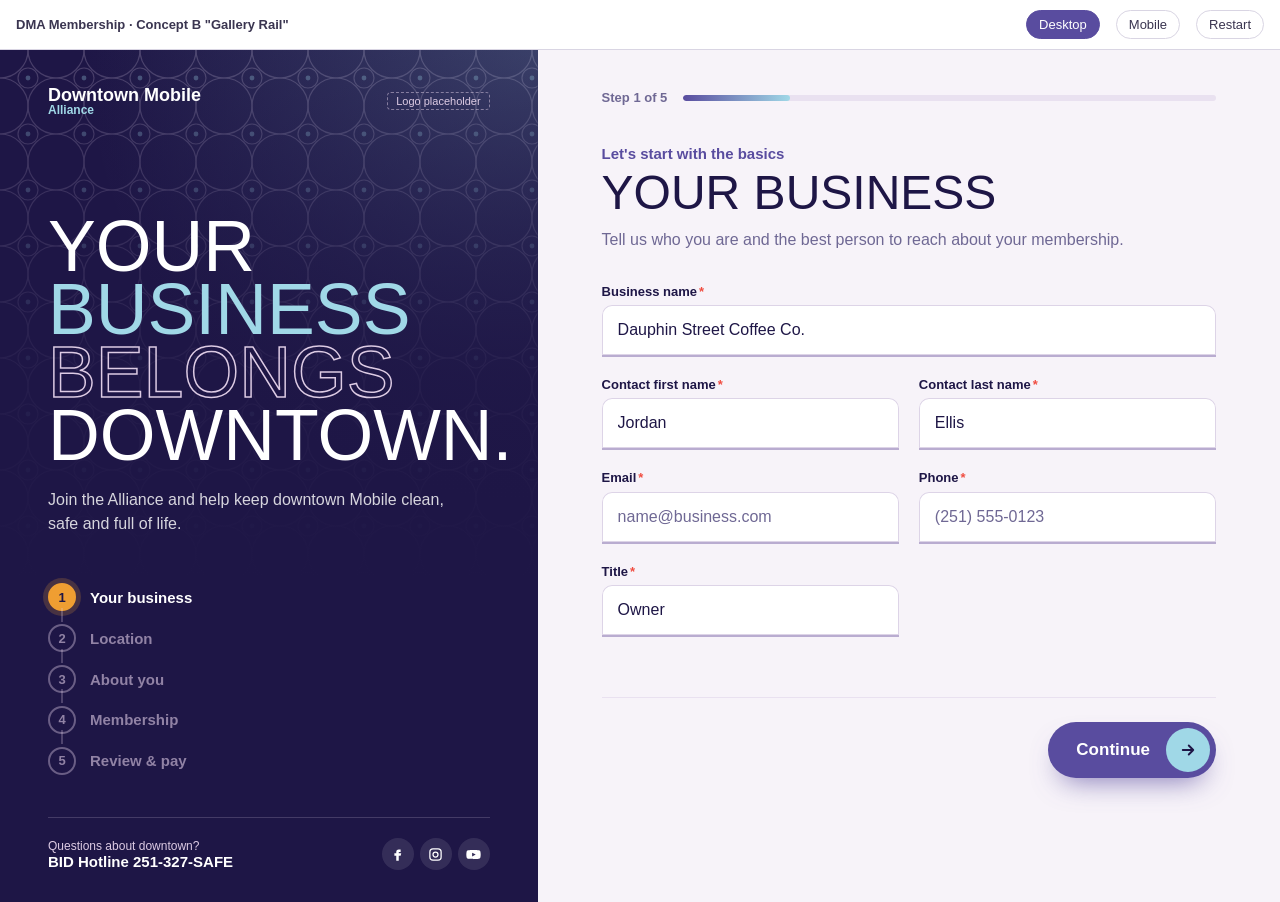
<file: index.html>
<!DOCTYPE html>
<html lang="en">
<head>
<meta charset="utf-8">
<meta name="viewport" content="width=device-width, initial-scale=1, viewport-fit=cover">
<title>DMA Membership — Concept B "Gallery Rail"</title>
<style>
:root {
    box-sizing: border-box;
    padding-top: env(safe-area-inset-top, 0px);
    padding-bottom: env(safe-area-inset-bottom, 0px);

    --deep: #1e1646;
    --purple: #594c9f;
    --lblue: #a0d8e7;
    --lav: #ddcbe4;
    --teal: #275e71;
    --red: #f04c40;
    --gold: #ef9e32;

    --canvas: #f7f3f9;
    --field: #ffffff;
    --line: #ddd4e7;
    --line-strong: #b9acd0;
    --muted: #6f6894;
    --red-text: #c2372d;
    --deep-2: #2a1f5c;

    --f-display: "Grako", "Oswald", "Arial Narrow", "Helvetica Neue", Arial, sans-serif;
    --f-logo: "Visby CF", "Helvetica Neue", Arial, sans-serif;
    --f-body: "DIN 2014", "DIN Next", "Helvetica Neue", Helvetica, Arial, sans-serif;

    --r: 10px;
    --ring: 0 0 0 4px rgba(89, 76, 159, .2);
    --ease: cubic-bezier(.2, .7, .2, 1);

    --bar-bg: #ffffff; --bar-text: #3a3550; --bar-border: #d9d5e3;
}
@media (prefers-color-scheme: dark) {
    :root:not([data-theme="light"]) { --bar-bg: #221e3a; --bar-text: #e3def5; --bar-border: #3a3458; }
}
:root[data-theme="dark"] { --bar-bg: #221e3a; --bar-text: #e3def5; --bar-border: #3a3458; }

*, *::before, *::after { box-sizing: border-box; }
html { scroll-padding-top: env(safe-area-inset-top, 0px); }
body { margin: 0; background: var(--canvas); color: var(--deep); font-family: var(--f-body); -webkit-font-smoothing: antialiased; }
button { font: inherit; }

/* ---------- Review toolbar (preview only) ---------- */
.review-bar {
    position: sticky; top: env(safe-area-inset-top, 0px); z-index: 60;
    display: flex; flex-wrap: wrap; align-items: center; gap: .5rem 1rem;
    padding: .625rem 1rem; background: var(--bar-bg); color: var(--bar-text);
    border-bottom: 1px solid var(--bar-border); font-size: .8125rem;
}
.review-bar strong { margin-right: auto; }
.review-btn { padding: .375rem .75rem; border: 1px solid var(--bar-border); border-radius: 999px; background: transparent; color: inherit; cursor: pointer; }
.review-btn[aria-pressed="true"] { background: var(--purple); border-color: var(--purple); color: #fff; }
.review-btn:focus-visible { outline: 2px solid var(--lblue); outline-offset: 2px; }

.stage.is-mobile { padding: 2rem 1rem 4rem; }
.frame { container-type: inline-size; margin: 0 auto; }
.stage.is-mobile .frame { max-width: 390px; border-radius: 28px; overflow: hidden; outline: 1px solid var(--bar-border); box-shadow: 0 20px 50px rgba(0,0,0,.25); }

/* ======================= CONCEPT B ======================= */
.app { display: grid; grid-template-columns: minmax(360px, 42%) 1fr; min-height: calc(100vh - 48px); background: var(--canvas); }

/* ---- Brand rail (the one bold thing) ---- */
.rail {
    position: sticky; top: 48px; align-self: start;
    height: calc(100vh - 48px); min-height: 640px;
    display: flex; flex-direction: column;
    padding: 2.25rem 3rem 2rem;
    overflow: hidden;
    background: var(--deep);
    color: #fff;
    isolation: isolate;
}
.rail-lattice { position: absolute; inset: 0; z-index: -1; width: 100%; height: 100%; opacity: .55; }
.rail::after {
    content: ""; position: absolute; inset: 0; z-index: -1;
    background:
        linear-gradient(180deg, rgba(30,22,70,.15) 0%, rgba(30,22,70,.85) 38%, var(--deep) 62%),
        radial-gradient(circle at 100% 0, rgba(160,216,231,.25), rgba(160,216,231,0) 45%);
}
.rail-top { display: flex; align-items: center; justify-content: space-between; gap: 1rem; }
.wordmark { font-family: var(--f-logo); font-weight: 800; font-size: 1.125rem; line-height: 1.02; letter-spacing: 0; color: #fff; text-decoration: none; }
.wordmark small { display: block; font-size: .75rem; color: var(--lblue); }
.ph { padding: .125rem .5rem; border: 1px dashed rgba(221,203,228,.5); border-radius: 4px; font-size: .6875rem; color: var(--lav); }

.headline { margin: auto 0 0; padding-top: 3rem; font-family: var(--f-display); font-weight: 400; text-transform: uppercase; line-height: .88; font-size: clamp(3rem, 5.6vw, 5.25rem); }
.headline span { display: block; }
.headline .l2 { color: var(--lblue); }
.headline .l3 { -webkit-text-stroke: 1.5px var(--lav); color: transparent; }
.rail-lede { max-width: 26rem; margin: 1.25rem 0 0; font-size: 1rem; line-height: 1.55; color: rgba(255,255,255,.82); }

/* step rail */
.steps { margin: 2.5rem 0 0; padding: 0; list-style: none; counter-reset: s; }
.steps li { position: relative; display: flex; align-items: center; gap: .875rem; padding: .4rem 0; font-weight: 700; font-size: .9375rem; color: rgba(221,203,228,.6); transition: color .25s var(--ease); }
.steps li + li::before { content: ""; position: absolute; left: 13px; top: -10px; width: 2px; height: 14px; background: rgba(221,203,228,.25); }
.steps li.is-done + li::before, .steps li.is-done::before { background: var(--lblue); }
.dot { flex: none; display: inline-flex; align-items: center; justify-content: center; width: 28px; height: 28px; border: 2px solid rgba(221,203,228,.4); border-radius: 50%; font-family: var(--f-logo); font-weight: 800; font-size: .8125rem; transition: all .25s var(--ease); }
.steps li.is-current { color: #fff; }
.steps li.is-current .dot { border-color: var(--gold); background: var(--gold); color: var(--deep); box-shadow: 0 0 0 5px rgba(239,158,50,.2); }
.steps li.is-done { color: var(--lav); }
.steps li.is-done .dot { border-color: var(--lblue); background: var(--lblue); color: var(--deep); }
.steps button { all: unset; cursor: pointer; }
.steps button:focus-visible { outline: 2px solid var(--lblue); outline-offset: 4px; border-radius: 4px; }

.rail-foot { display: flex; align-items: center; justify-content: space-between; gap: 1rem; margin-top: 2.25rem; padding-top: 1.25rem; border-top: 1px solid rgba(221,203,228,.2); font-size: .75rem; color: var(--lav); }
.rail-foot b { display: block; font-family: var(--f-logo); font-size: .9375rem; color: #fff; }
.social { display: flex; gap: .375rem; }
.social a { display: inline-flex; align-items: center; justify-content: center; width: 32px; height: 32px; border-radius: 50%; background: rgba(255,255,255,.1); color: #fff; }
.social a:hover { background: var(--purple); }
.social a:focus-visible { outline: 2px solid var(--lblue); outline-offset: 2px; }
.social svg { width: 15px; height: 15px; }

/* ---- Form pane ---- */
.pane { display: flex; flex-direction: column; min-width: 0; padding: 2.5rem 4rem 3rem; }
.progress { display: flex; align-items: center; gap: 1rem; margin-bottom: 2.5rem; font-size: .8125rem; font-weight: 700; color: var(--muted); }
.progress-track { flex: 1; height: 6px; border-radius: 3px; background: #e9e1f0; overflow: hidden; }
.progress-fill { height: 100%; width: 20%; border-radius: 3px; background: linear-gradient(90deg, var(--purple), var(--lblue)); transition: width .45s var(--ease); }

.step { display: none; max-width: 640px; }
.step.is-active { display: block; animation: enter .45s var(--ease); }
@keyframes enter { from { opacity: 0; transform: translateY(14px); } to { opacity: 1; transform: none; } }

.kicker { margin: 0 0 .5rem; font-family: var(--f-logo); font-weight: 800; font-size: .9375rem; color: var(--purple); }
.step-title { margin: 0; font-family: var(--f-display); font-weight: 400; font-size: 3rem; line-height: .95; text-transform: uppercase; color: var(--deep); }
.step-lede { margin: .75rem 0 2rem; max-width: 34rem; font-size: 1rem; line-height: 1.5; color: var(--muted); }

.grid { display: grid; grid-template-columns: 1fr 1fr; column-gap: 1.25rem; }
.grid-addr { display: grid; grid-template-columns: 2fr 1fr 1fr; column-gap: 1.25rem; }
.span { grid-column: 1 / -1; }
.sub { margin: 1.75rem 0 1rem; font-family: var(--f-display); font-weight: 400; font-size: 1.375rem; text-transform: uppercase; color: var(--purple); }

.field { margin-bottom: 1.25rem; }
.field label { display: block; margin-bottom: .4rem; font-weight: 700; font-size: .8125rem; }
.req { color: var(--red); margin-left: 2px; }
.opt { margin-left: .375rem; font-weight: 400; color: var(--muted); }
.input, .select {
    display: block; width: 100%; height: 3.25rem; padding: 0 1rem;
    border: 0; border-bottom: 2px solid var(--line-strong); border-radius: var(--r) var(--r) 0 0;
    background: var(--field); color: var(--deep); font-size: 1rem;
    box-shadow: inset 0 0 0 1px var(--line);
    transition: border-color .2s var(--ease), box-shadow .2s var(--ease);
}
.select { appearance: none; padding-right: 2.5rem; background-image: url("data:image/svg+xml,%3Csvg xmlns='http://www.w3.org/2000/svg' width='12' height='8' viewBox='0 0 12 8'%3E%3Cpath d='M1 1l5 5 5-5' fill='none' stroke='%23594c9f' stroke-width='2'/%3E%3C/svg%3E"); background-repeat: no-repeat; background-position: right 1rem center; }
.input:hover, .select:hover { box-shadow: inset 0 0 0 1px var(--line-strong); }
.input:focus, .select:focus { outline: none; border-bottom-color: var(--purple); box-shadow: inset 0 0 0 1px var(--purple), var(--ring); }
.input::placeholder { color: var(--muted); }
.err { display: none; margin-top: .375rem; font-size: .8125rem; font-weight: 700; color: var(--red-text); }
.field.is-invalid .input, .field.is-invalid .select { border-bottom-color: var(--red); box-shadow: inset 0 0 0 1px var(--red), 0 0 0 4px rgba(240,76,64,.12); }
.field.is-invalid .err { display: block; }
.help { display: flex; gap: .5rem; margin: .5rem 0 0; font-size: .8125rem; line-height: 1.4; color: var(--teal); }
.help::before { content: "i"; flex: none; display: inline-flex; align-items: center; justify-content: center; width: 16px; height: 16px; margin-top: 1px; border-radius: 50%; background: var(--teal); color: #fff; font-size: .6875rem; font-weight: 700; font-style: italic; }

.switch { display: inline-flex; align-items: center; gap: .75rem; margin: 0 0 1.25rem; padding: .625rem 1rem .625rem .75rem; border-radius: 999px; background: #fff; box-shadow: inset 0 0 0 1px var(--line); font-weight: 700; font-size: .875rem; color: var(--purple); cursor: pointer; }
.switch input { position: absolute; opacity: 0; width: 1px; height: 1px; }
.track { position: relative; width: 40px; height: 22px; border-radius: 11px; background: var(--lav); transition: background-color .2s var(--ease); }
.track::after { content: ""; position: absolute; top: 3px; left: 3px; width: 16px; height: 16px; border-radius: 50%; background: #fff; box-shadow: 0 1px 3px rgba(30,22,70,.3); transition: transform .2s var(--ease); }
.switch input:checked + .track { background: var(--purple); }
.switch input:checked + .track::after { transform: translateX(18px); }
.switch input:focus-visible + .track { box-shadow: var(--ring); }
.mail-block { transition: opacity .25s var(--ease); }
.mail-block.is-same { opacity: .45; }

/* ---- Tier cards (badge colors from brand guide) ---- */
.tiers { display: grid; grid-template-columns: repeat(3, 1fr); gap: 1rem; margin-bottom: 1.75rem; }
.tier { position: relative; display: flex; flex-direction: column; padding: 0; border: 0; border-radius: 14px; background: #fff; box-shadow: inset 0 0 0 1.5px var(--line); text-align: left; cursor: pointer; overflow: hidden; transition: transform .2s var(--ease), box-shadow .2s var(--ease); }
.tier:hover { transform: translateY(-3px); box-shadow: inset 0 0 0 1.5px var(--line-strong), 0 14px 28px -14px rgba(30,22,70,.4); }
.tier:focus-visible { outline: none; box-shadow: inset 0 0 0 2px var(--purple), var(--ring); }
.tier-band { height: 64px; position: relative; }
.tier[data-tone="lav"] .tier-band { background: var(--lav); }
.tier[data-tone="lblue"] .tier-band { background: var(--lblue); }
.tier[data-tone="purple"] .tier-band { background: var(--purple); }
.tier-band svg { position: absolute; inset: 0; width: 100%; height: 100%; opacity: .35; }
.tier-body { padding: 1rem 1.125rem 1.25rem; }
.tier-name { display: block; font-family: var(--f-display); font-size: 1.375rem; text-transform: uppercase; line-height: 1; color: var(--deep); }
.tier-price { display: block; margin-top: .5rem; font-family: var(--f-logo); font-weight: 800; font-size: 1.75rem; color: var(--purple); }
.tier-price small { font-size: .8125rem; font-weight: 700; color: var(--muted); }
.tier-desc { display: block; margin-top: .375rem; font-size: .8125rem; line-height: 1.4; color: var(--muted); }
.tier-check { position: absolute; top: .75rem; right: .75rem; display: inline-flex; align-items: center; justify-content: center; width: 26px; height: 26px; border-radius: 50%; background: #fff; color: var(--deep); opacity: 0; transform: scale(.6); transition: all .2s var(--ease); }
.tier[aria-checked="true"] { box-shadow: inset 0 0 0 2.5px var(--purple), 0 18px 32px -16px rgba(89,76,159,.6); }
.tier[aria-checked="true"] .tier-check { opacity: 1; transform: none; }
.tiers.is-invalid .tier { box-shadow: inset 0 0 0 1.5px var(--red); }
.tier-err { display: none; margin: -1rem 0 1.5rem; font-size: .8125rem; font-weight: 700; color: var(--red-text); }
.tiers.is-invalid + .tier-err { display: block; }

.segmented { display: inline-grid; grid-auto-flow: column; gap: 4px; padding: 4px; border-radius: 999px; background: #fff; box-shadow: inset 0 0 0 1px var(--line); }
.segmented button { padding: .625rem 1.125rem; border: 0; border-radius: 999px; background: transparent; color: var(--muted); font-weight: 700; font-size: .875rem; cursor: pointer; transition: all .2s var(--ease); }
.segmented button[aria-checked="true"] { background: var(--deep); color: #fff; }
.segmented button:focus-visible { outline: none; box-shadow: var(--ring); }
.fee-note { display: flex; gap: .625rem; align-items: center; margin: 1rem 0 0; font-size: .875rem; color: var(--deep); }
.fee-note::before { content: ""; flex: none; width: 10px; height: 10px; border-radius: 50%; background: var(--gold); box-shadow: 0 0 0 4px rgba(239,158,50,.2); }

/* ---- Review ---- */
.review { border-radius: 16px; background: #fff; box-shadow: inset 0 0 0 1px var(--line); overflow: hidden; }
.review-row { display: grid; grid-template-columns: 120px 1fr auto; gap: 1rem; align-items: start; padding: 1rem 1.25rem; border-top: 1px solid #efe8f4; font-size: .9375rem; }
.review-row:first-child { border-top: 0; }
.review-row dt { font-weight: 700; font-size: .8125rem; color: var(--muted); }
.review-row dd { margin: 0; line-height: 1.45; }
.edit { padding: 0; border: 0; background: none; color: var(--purple); font-weight: 700; font-size: .8125rem; text-decoration: underline; text-underline-offset: 3px; cursor: pointer; }
.edit:focus-visible { outline: 2px solid var(--purple); outline-offset: 2px; border-radius: 2px; }
.total {
    display: flex; justify-content: space-between; align-items: center; gap: 1rem;
    padding: 1.25rem; color: #fff;
    background: radial-gradient(circle at 100% 0, rgba(160,216,231,.25), rgba(160,216,231,0) 50%), linear-gradient(120deg, var(--deep), var(--deep-2) 60%, var(--purple));
}
.total span { font-size: .875rem; color: var(--lav); }
.total small { display: block; margin-top: .125rem; font-size: .75rem; }
.total strong { font-family: var(--f-logo); font-weight: 800; font-size: 2rem; line-height: 1; color: var(--lblue); }

.card-block { margin-top: 1.5rem; padding: 1.25rem; border-radius: 16px; background: #fff; box-shadow: inset 0 0 0 1px var(--line); }
.card-block h3 { display: flex; align-items: center; justify-content: space-between; margin: 0 0 1rem; font-family: var(--f-display); font-weight: 400; font-size: 1.25rem; text-transform: uppercase; color: var(--purple); }
.card-block h3 small { display: inline-flex; align-items: center; gap: .3rem; font-family: var(--f-body); font-size: .75rem; text-transform: none; color: var(--muted); }
.card-row { display: grid; grid-template-columns: 2fr 1fr 1fr; gap: .75rem; }
.card-row .field { margin: 0; }
.card-err { display: none; margin-top: .75rem; font-size: .8125rem; font-weight: 700; color: var(--red-text); }
.card-block.is-invalid .card-err { display: block; }
.card-block.is-invalid #cc .input { border-bottom-color: var(--red); }

.captcha { display: flex; align-items: center; justify-content: space-between; width: 304px; max-width: 100%; height: 78px; margin: 1.5rem 0 0; padding: 0 .75rem 0 .875rem; border: 1px solid #d3d3d3; border-radius: 3px; background: #f9f9f9; box-shadow: 0 0 4px rgba(0,0,0,.08); font-family: Roboto, Arial, sans-serif; font-size: 14px; color: #282828; }
.captcha label { display: flex; align-items: center; gap: .75rem; cursor: pointer; }
.captcha input { width: 26px; height: 26px; margin: 0; accent-color: #1a73e8; }
.captcha small { font-size: 10px; color: #555; text-align: center; line-height: 1.2; }
.captcha.is-invalid { border-color: var(--red); box-shadow: 0 0 0 3px rgba(240,76,64,.15); }
.disclaimer { margin: 1rem 0 0; font-size: .8125rem; color: var(--muted); }
.disclaimer b { color: var(--red); }

/* ---- Nav buttons ---- */
.nav { display: flex; align-items: center; justify-content: space-between; gap: 1rem; max-width: 640px; margin-top: 2.5rem; padding-top: 1.5rem; border-top: 1px solid #e9e1f0; }
.btn-back { display: inline-flex; align-items: center; gap: .5rem; padding: .75rem 1rem; border: 0; border-radius: 999px; background: transparent; color: var(--purple); font-weight: 700; cursor: pointer; }
.btn-back:hover { background: #efe7f4; }
.btn-back:focus-visible { outline: none; box-shadow: var(--ring); }
.btn-back[hidden] { display: inline-flex; visibility: hidden; }
.btn-go {
    display: inline-flex; align-items: center; gap: 1rem; min-height: 3.5rem; padding: .375rem .375rem .375rem 1.75rem;
    border: 0; border-radius: 999px; background: var(--purple); color: #fff;
    font-family: var(--f-logo); font-weight: 800; font-size: 1.0625rem; cursor: pointer;
    box-shadow: 0 14px 28px -12px rgba(89,76,159,.75);
    transition: background-color .2s var(--ease), box-shadow .2s var(--ease);
}
.btn-go .arrow { display: inline-flex; align-items: center; justify-content: center; width: 2.75rem; height: 2.75rem; border-radius: 50%; background: var(--lblue); color: var(--deep); transition: transform .2s var(--ease); }
.btn-go:hover { background: var(--deep); }
.btn-go:hover .arrow { transform: translateX(3px); }
.btn-go:focus-visible { outline: none; box-shadow: 0 0 0 4px var(--lblue); }
.btn-go.is-pay { background: var(--deep); }
.btn-go.is-pay:hover { background: var(--purple); }

/* ---- Done ---- */
.done { text-align: left; }
.done-badge { position: relative; width: 132px; height: 132px; margin-bottom: 1.75rem; }
.done-badge svg { width: 100%; height: 100%; }
.done-badge .ring { stroke-dasharray: 380; stroke-dashoffset: 380; animation: draw 1s .1s var(--ease) forwards; }
.done-badge .tick { stroke-dasharray: 60; stroke-dashoffset: 60; animation: draw .5s .8s var(--ease) forwards; }
@keyframes draw { to { stroke-dashoffset: 0; } }
.next { display: grid; grid-template-columns: repeat(3, 1fr); gap: .75rem; margin-top: 2rem; }
.next div { padding: 1rem; border-radius: 12px; background: #fff; box-shadow: inset 0 0 0 1px var(--line); font-size: .875rem; line-height: 1.4; }
.next b { display: block; margin-bottom: .25rem; font-family: var(--f-logo); color: var(--purple); }

/* ---------- Responsive ---------- */
@container (max-width: 1023px) {
    .app { grid-template-columns: 1fr; }
    .rail { position: relative; top: 0; height: auto; min-height: 0; padding: 1.5rem 1.5rem 1.75rem; }
    .headline { margin-top: 2rem; padding-top: 0; font-size: 3rem; }
    .rail-lede { font-size: .9375rem; }
    .steps { display: flex; gap: .375rem; margin-top: 1.5rem; }
    .steps li { padding: 0; }
    .steps li + li::before { display: none; }
    .steps .label { display: none; }
    .rail-foot { display: none; }
    .pane { padding: 2rem 1.5rem 2.5rem; }
}
@container (max-width: 640px) {
    .headline { font-size: 2.5rem; }
    .step-title { font-size: 2.25rem; }
    .grid { grid-template-columns: 1fr; }
    .grid-addr { grid-template-columns: 1fr 1fr; }
    .grid-addr .city { grid-column: 1 / -1; }
    .tiers { grid-template-columns: 1fr; }
    .tier { flex-direction: row; }
    .tier-band { width: 14px; height: auto; flex: none; }
    .tier-band svg { display: none; }
    .segmented { display: grid; grid-auto-flow: row; width: 100%; border-radius: 16px; }
    .segmented button { border-radius: 12px; }
    .review-row { grid-template-columns: 1fr auto; }
    .review-row dt { grid-column: 1 / -1; }
    .card-row { grid-template-columns: 1fr 1fr; }
    .card-row .field:first-child { grid-column: 1 / -1; }
    .next { grid-template-columns: 1fr; }
    .btn-go { padding-left: 1.25rem; font-size: 1rem; }
}
@media (prefers-reduced-motion: reduce) {
    *, *::before, *::after { animation: none !important; transition: none !important; }
    .done-badge .ring, .done-badge .tick { stroke-dashoffset: 0; }
}
</style>
</head>
<body>

<div class="review-bar" role="toolbar" aria-label="Preview controls">
    <strong>DMA Membership · Concept B "Gallery Rail"</strong>
    <button class="review-btn" id="b-desk" aria-pressed="true">Desktop</button>
    <button class="review-btn" id="b-mob" aria-pressed="false">Mobile</button>
    <button class="review-btn" id="b-reset">Restart</button>
</div>

<main class="stage" id="stage">
<div class="frame">
<div class="app">

    <!-- ===== Brand rail ===== -->
    <aside class="rail">
        <!-- Cast-iron gallery lattice (Downtown Mobile balconies), drawn as an original geometric pattern -->
        <svg class="rail-lattice" aria-hidden="true">
            <defs>
                <pattern id="iron" width="56" height="56" patternUnits="userSpaceOnUse">
                    <g fill="none" stroke="#ddcbe4" stroke-width="1.2" opacity=".5">
                        <circle cx="0" cy="0" r="28"/><circle cx="56" cy="0" r="28"/><circle cx="0" cy="56" r="28"/><circle cx="56" cy="56" r="28"/>
                        <circle cx="28" cy="28" r="10"/>
                    </g>
                    <circle cx="28" cy="28" r="2.4" fill="#a0d8e7" opacity=".7"/>
                </pattern>
            </defs>
            <rect width="100%" height="100%" fill="url(#iron)"/>
        </svg>

        <div class="rail-top">
            <a class="wordmark" href="#">Downtown Mobile<small>Alliance</small></a>
            <span class="ph">Logo placeholder</span>
        </div>

        <h1 class="headline"><span>Your</span><span class="l2">Business</span><span class="l3">Belongs</span><span>Downtown.</span></h1>
        <p class="rail-lede">Join the Alliance and help keep downtown Mobile clean, safe and full of life.</p>

        <ol class="steps" id="steps">
            <li class="is-current"><button data-go="1"><span class="dot">1</span></button><span class="label">Your business</span></li>
            <li><button data-go="2"><span class="dot">2</span></button><span class="label">Location</span></li>
            <li><button data-go="3"><span class="dot">3</span></button><span class="label">About you</span></li>
            <li><button data-go="4"><span class="dot">4</span></button><span class="label">Membership</span></li>
            <li><button data-go="5"><span class="dot">5</span></button><span class="label">Review &amp; pay</span></li>
        </ol>

        <div class="rail-foot">
            <span>Questions about downtown?<b>BID Hotline 251-327-SAFE</b></span>
            <nav class="social" aria-label="Social media">
                <a href="#" aria-label="Facebook"><svg viewBox="0 0 24 24" fill="currentColor"><path d="M14 8h3V4h-3c-2.8 0-4 1.7-4 4.2V10H7v4h3v8h4v-8h3l1-4h-4V8.6c0-.4.3-.6.6-.6z"/></svg></a>
                <a href="#" aria-label="Instagram"><svg viewBox="0 0 24 24" fill="none" stroke="currentColor" stroke-width="2"><rect x="3" y="3" width="18" height="18" rx="5"/><circle cx="12" cy="12" r="4"/></svg></a>
                <a href="#" aria-label="YouTube"><svg viewBox="0 0 24 24" fill="currentColor"><path d="M23 7.2a3 3 0 0 0-2.1-2.1C19 4.6 12 4.6 12 4.6s-7 0-8.9.5A3 3 0 0 0 1 7.2 31 31 0 0 0 .5 12c0 1.6.2 3.2.5 4.8a3 3 0 0 0 2.1 2.1c1.9.5 8.9.5 8.9.5s7 0 8.9-.5a3 3 0 0 0 2.1-2.1c.3-1.6.5-3.2.5-4.8s-.2-3.2-.5-4.8zM9.8 15V9l5.8 3-5.8 3z"/></svg></a>
            </nav>
        </div>
    </aside>

    <!-- ===== Form pane ===== -->
    <section class="pane" aria-live="polite">
        <div class="progress" id="progress"><span id="p-label">Step 1 of 5</span><div class="progress-track"><div class="progress-fill" id="p-fill"></div></div></div>

        <form id="f" novalidate>

        <!-- Step 1 -->
        <div class="step is-active" data-step="1">
            <p class="kicker">Let's start with the basics</p>
            <h2 class="step-title">Your business</h2>
            <p class="step-lede">Tell us who you are and the best person to reach about your membership.</p>
            <div class="grid">
                <div class="field span"><label for="biz">Business name<span class="req">*</span></label><input class="input" id="biz" data-req value="Dauphin Street Coffee Co."><div class="err">Enter your business name.</div></div>
                <div class="field"><label for="fn">Contact first name<span class="req">*</span></label><input class="input" id="fn" data-req value="Jordan"><div class="err">Enter a first name.</div></div>
                <div class="field"><label for="ln">Contact last name<span class="req">*</span></label><input class="input" id="ln" data-req value="Ellis"><div class="err">Enter a last name.</div></div>
                <div class="field"><label for="em">Email<span class="req">*</span></label><input class="input" id="em" type="email" data-req placeholder="name@business.com"><div class="err">Enter an email address.</div></div>
                <div class="field"><label for="ph">Phone<span class="req">*</span></label><input class="input" id="ph" data-req placeholder="(251) 555-0123"><div class="err">Enter a phone number.</div></div>
                <div class="field"><label for="ti">Title<span class="req">*</span></label><input class="input" id="ti" data-req value="Owner"><div class="err">Enter a title.</div></div>
            </div>
        </div>

        <!-- Step 2 -->
        <div class="step" data-step="2">
            <p class="kicker">Where you are</p>
            <h2 class="step-title">Location</h2>
            <p class="step-lede">Your downtown address, and where we should send invoices and member mail.</p>
            <div class="field"><label for="pa1">Street address<span class="req">*</span></label><input class="input" id="pa1" data-req value="200 Dauphin St"><div class="err">Enter a street address.</div></div>
            <div class="field"><label for="pa2">Address line 2<span class="opt">Optional</span></label><input class="input" id="pa2" placeholder="Suite, unit"></div>
            <div class="grid-addr">
                <div class="field city"><label for="pc">City<span class="req">*</span></label><input class="input" id="pc" data-req value="Mobile"><div class="err">Enter a city.</div></div>
                <div class="field"><label for="ps">State<span class="req">*</span></label><input class="input" id="ps" data-req value="AL"><div class="err">Enter a state.</div></div>
                <div class="field"><label for="pz">Zip<span class="req">*</span></label><input class="input" id="pz" data-req value="36602"><div class="err">Enter a zip.</div></div>
            </div>
            <h3 class="sub">Mailing address</h3>
            <label class="switch"><input type="checkbox" id="same" checked><span class="track" aria-hidden="true"></span>Same as street address</label>
            <div class="mail-block is-same" id="mail">
                <div class="field"><label for="ma1">Mailing address<span class="req">*</span></label><input class="input" id="ma1" data-req><div class="err">Enter a mailing address.</div></div>
                <div class="grid-addr">
                    <div class="field city"><label for="mc">City<span class="req">*</span></label><input class="input" id="mc" data-req><div class="err">Enter a city.</div></div>
                    <div class="field"><label for="ms">State<span class="req">*</span></label><input class="input" id="ms" data-req><div class="err">Enter a state.</div></div>
                    <div class="field"><label for="mz">Zip<span class="req">*</span></label><input class="input" id="mz" data-req><div class="err">Enter a zip.</div></div>
                </div>
            </div>
        </div>

        <!-- Step 3 -->
        <div class="step" data-step="3">
            <p class="kicker">A little more</p>
            <h2 class="step-title">About you</h2>
            <p class="step-lede">Help us get to know your business so we can connect you with the right programs.</p>
            <div class="grid">
                <div class="field"><label for="cat">Business category<span class="req">*</span></label>
                    <select class="select" id="cat" data-req><option value="">Choose one</option><option selected>Restaurant / Dining</option><option>Retail</option><option>Professional Services</option><option>Arts &amp; Culture</option></select><div class="err">Choose a category.</div></div>
                <div class="field"><label for="emp">Number of employees<span class="req">*</span></label><input class="input" id="emp" data-req value="12"><div class="err">Enter a number.</div></div>
                <div class="field span"><label for="web">Website<span class="opt">Optional</span></label><input class="input" id="web" placeholder="https://"></div>
                <div class="field"><label for="staff">DMA staff member<span class="req">*</span></label><input class="input" id="staff" data-req><div class="err">Enter the staff member's name.</div>
                    <p class="help">The DMA staff member who helped you with this application.</p></div>
                <div class="field"><label for="oc">Other important contacts<span class="opt">Optional</span></label><input class="input" id="oc" placeholder="Name, role, email"></div>
            </div>
        </div>

        <!-- Step 4 -->
        <div class="step" data-step="4">
            <p class="kicker">Choose your level</p>
            <h2 class="step-title">Membership</h2>
            <p class="step-lede">Every level supports events, business development and clean, safe streets downtown.</p>
            <div class="tiers" role="radiogroup" aria-label="Membership level" id="tiers">
                <button type="button" class="tier" role="radio" aria-checked="false" data-tone="lav" data-name="Supporter" data-amt="100">
                    <span class="tier-band"><svg aria-hidden="true"><rect width="100%" height="100%" fill="url(#iron)"/></svg></span>
                    <span class="tier-body"><span class="tier-name">Supporter</span><span class="tier-price">$100<small> / yr</small></span><span class="tier-desc">Individuals and sole proprietors.</span></span>
                    <span class="tier-check"><svg width="14" height="14" viewBox="0 0 24 24" fill="none" stroke="currentColor" stroke-width="3" stroke-linecap="round"><path d="M5 12l5 5 9-10"/></svg></span>
                </button>
                <button type="button" class="tier" role="radio" aria-checked="true" data-tone="lblue" data-name="Business" data-amt="250">
                    <span class="tier-band"><svg aria-hidden="true"><rect width="100%" height="100%" fill="url(#iron)"/></svg></span>
                    <span class="tier-body"><span class="tier-name">Business</span><span class="tier-price">$250<small> / yr</small></span><span class="tier-desc">Shops, restaurants and offices.</span></span>
                    <span class="tier-check"><svg width="14" height="14" viewBox="0 0 24 24" fill="none" stroke="currentColor" stroke-width="3" stroke-linecap="round"><path d="M5 12l5 5 9-10"/></svg></span>
                </button>
                <button type="button" class="tier" role="radio" aria-checked="false" data-tone="purple" data-name="Corporate" data-amt="500">
                    <span class="tier-band"><svg aria-hidden="true"><rect width="100%" height="100%" fill="url(#iron)"/></svg></span>
                    <span class="tier-body"><span class="tier-name">Corporate</span><span class="tier-price">$500<small> / yr</small></span><span class="tier-desc">Larger employers and anchors.</span></span>
                    <span class="tier-check"><svg width="14" height="14" viewBox="0 0 24 24" fill="none" stroke="currentColor" stroke-width="3" stroke-linecap="round"><path d="M5 12l5 5 9-10"/></svg></span>
                </button>
            </div>
            <p class="tier-err">Choose a membership level.</p>

            <h3 class="sub" style="margin-top:0">How would you like to pay?</h3>
            <div class="segmented" role="radiogroup" aria-label="Payment type" id="pay">
                <button type="button" role="radio" aria-checked="true" data-v="Credit Card">Credit card</button>
                <button type="button" role="radio" aria-checked="false" data-v="Will Pay By Check">Pay by check</button>
                <button type="button" role="radio" aria-checked="false" data-v="Please Invoice">Send an invoice</button>
            </div>
            <p class="fee-note" id="fee-note">A processing fee of 3% will be added to payments by credit card.</p>
        </div>

        <!-- Step 5 -->
        <div class="step" data-step="5">
            <p class="kicker">Almost there</p>
            <h2 class="step-title">Review &amp; pay</h2>
            <p class="step-lede">Check your details, then complete your application.</p>
            <dl class="review" id="review"></dl>

            <div class="card-block" id="cardblock">
                <h3>Card details <small><svg width="11" height="11" viewBox="0 0 24 24" fill="currentColor" aria-hidden="true"><path d="M17 9V7A5 5 0 0 0 7 7v2H5v13h14V9h-2zM9 7a3 3 0 0 1 6 0v2H9V7z"/></svg>Secured by Stripe</small></h3>
                <div class="card-row">
                    <div class="field" id="cc"><label for="ccn">Card number</label><input class="input" id="ccn" inputmode="numeric" placeholder="1234 1234 1234 1234"></div>
                    <div class="field"><label for="cce">Expiry</label><input class="input" id="cce" placeholder="MM / YY"></div>
                    <div class="field"><label for="ccc">CVC</label><input class="input" id="ccc" placeholder="CVC"></div>
                </div>
                <p class="card-err">Your card number is incomplete.</p>
            </div>

            <div class="captcha" id="captcha"><label><input type="checkbox" id="cap"> I'm not a robot</label><small>reCAPTCHA<br>Privacy · Terms</small></div>
            <p class="disclaimer"><b>*</b> This application is not valid until approval from DMA and payment is received.</p>
        </div>

        <!-- Done -->
        <div class="step done" data-step="6">
            <div class="done-badge" aria-hidden="true">
                <svg viewBox="0 0 132 132"><circle cx="66" cy="66" r="60" fill="#1e1646"/><circle class="ring" cx="66" cy="66" r="60" fill="none" stroke="#a0d8e7" stroke-width="6" transform="rotate(-90 66 66)"/><path class="tick" d="M42 68l16 16 32-34" fill="none" stroke="#ef9e32" stroke-width="8" stroke-linecap="round" stroke-linejoin="round"/></svg>
            </div>
            <p class="kicker">Application received</p>
            <h2 class="step-title">Welcome to<br>the Alliance</h2>
            <p class="step-lede" id="done-lede">Thanks for investing in downtown Mobile. Our team will review your application and be in touch.</p>
            <div class="next">
                <div><b>We review</b>DMA staff confirm your application.</div>
                <div><b>Stay connected</b>Member news and event updates.</div>
                <div><b>Get involved</b>Events and programs downtown.</div>
            </div>
        </div>

        </form>

        <div class="nav" id="nav">
            <button type="button" class="btn-back" id="back" hidden><svg width="16" height="16" viewBox="0 0 24 24" fill="none" stroke="currentColor" stroke-width="2.5" stroke-linecap="round" stroke-linejoin="round" aria-hidden="true"><path d="M19 12H5M11 6l-6 6 6 6"/></svg>Back</button>
            <button type="button" class="btn-go" id="go"><span id="go-label">Continue</span><span class="arrow" aria-hidden="true"><svg width="18" height="18" viewBox="0 0 24 24" fill="none" stroke="currentColor" stroke-width="2.5" stroke-linecap="round" stroke-linejoin="round"><path d="M5 12h14M13 6l6 6-6 6"/></svg></span></button>
        </div>
    </section>
</div>
</div>
</main>

<script>
(function () {
    var $ = function (s) { return document.querySelector(s); };
    var $$ = function (s) { return Array.prototype.slice.call(document.querySelectorAll(s)); };
    var step = 1, total = 5;
    var state = { tier: 'Business', amt: 250, pay: 'Credit Card' };

    // preview controls
    function mode(m) { $('#stage').classList.toggle('is-mobile', m); $('#b-desk').setAttribute('aria-pressed', !m); $('#b-mob').setAttribute('aria-pressed', m); }
    $('#b-desk').onclick = function () { mode(false); };
    $('#b-mob').onclick = function () { mode(true); };
    $('#b-reset').onclick = function () { $('#go').disabled = false; show(1); };

    function money(v) { return '$' + v.toLocaleString('en-US', { minimumFractionDigits: 2, maximumFractionDigits: 2 }); }
    function val(id) { return ($('#' + id).value || '').trim().replace(/[&<>"']/g, function (c) { return { '&': '&amp;', '<': '&lt;', '>': '&gt;', '"': '&quot;', "'": '&#39;' }[c]; }); }

    // same-as toggle
    function syncMail() {
        var same = $('#same').checked;
        $('#mail').classList.toggle('is-same', same);
        [['pa1','ma1'],['pc','mc'],['ps','ms'],['pz','mz']].forEach(function (p) {
            var t = $('#' + p[1]);
            if (same) t.value = $('#' + p[0]).value;
            t.readOnly = same;
        });
    }
    $('#same').onchange = syncMail;
    ['pa1','pc','ps','pz'].forEach(function (id) { $('#' + id).addEventListener('input', function () { if ($('#same').checked) syncMail(); }); });
    syncMail();

    // tiers
    $$('.tier').forEach(function (t) {
        t.onclick = function () {
            $$('.tier').forEach(function (x) { x.setAttribute('aria-checked', 'false'); });
            t.setAttribute('aria-checked', 'true');
            state.tier = t.dataset.name; state.amt = +t.dataset.amt;
            $('#tiers').classList.remove('is-invalid');
        };
    });
    // payment segmented
    $$('#pay button').forEach(function (b) {
        b.onclick = function () {
            $$('#pay button').forEach(function (x) { x.setAttribute('aria-checked', 'false'); });
            b.setAttribute('aria-checked', 'true');
            state.pay = b.dataset.v;
            $('#fee-note').style.visibility = state.pay === 'Credit Card' ? 'visible' : 'hidden';
        };
    });

    function validate(n) {
        var ok = true;
        $$('.step[data-step="' + n + '"] [data-req]').forEach(function (el) {
            var bad = !el.value.trim();
            el.closest('.field').classList.toggle('is-invalid', bad);
            if (bad && ok) { el.focus(); ok = false; }
        });
        if (n === 4 && !$('.tier[aria-checked="true"]')) { $('#tiers').classList.add('is-invalid'); ok = false; }
        if (n === 5) {
            var card = state.pay === 'Credit Card';
            var ccBad = card && val('ccn').replace(/\s/g, '').length < 15;
            $('#cardblock').classList.toggle('is-invalid', ccBad);
            var capBad = !$('#cap').checked;
            $('#captcha').classList.toggle('is-invalid', capBad);
            ok = !ccBad && !capBad;
        }
        return ok;
    }
    document.addEventListener('input', function (e) {
        var f = e.target.closest && e.target.closest('.field.is-invalid');
        if (f && e.target.value.trim()) f.classList.remove('is-invalid');
    });

    function buildReview() {
        var card = state.pay === 'Credit Card';
        var fee = card ? state.amt * 0.03 : 0;
        var addr = val('pa1') + (val('pa2') ? ', ' + val('pa2') : '') + '<br>' + val('pc') + ', ' + val('ps') + ' ' + val('pz');
        var rows = [
            ['Business', val('biz') + '<br>' + val('fn') + ' ' + val('ln') + ' · ' + (val('em') || '—'), 1],
            ['Location', addr, 2],
            ['Category', val('cat') + ' · ' + val('emp') + ' employees', 3],
            ['Membership', state.tier + ' · ' + state.pay, 4]
        ];
        var html = rows.map(function (r) {
            return '<div class="review-row"><dt>' + r[0] + '</dt><dd>' + r[1] + '</dd><button type="button" class="edit" data-go="' + r[2] + '">Edit</button></div>';
        }).join('');
        html += '<div class="total"><span>' + (card ? 'Total today' : 'Total due') + '<small>' + money(state.amt) + (card ? ' + ' + money(fee) + ' card fee' : '') + '</small></span><strong>' + money(state.amt + fee) + '</strong></div>';
        $('#review').innerHTML = html;
        $('#cardblock').hidden = !card;
        $$('#review .edit').forEach(function (b) { b.onclick = function () { show(+b.dataset.go); }; });
    }

    function show(n) {
        step = n;
        $$('.step').forEach(function (s) { s.classList.toggle('is-active', +s.dataset.step === n); });
        $$('#steps li').forEach(function (li, i) {
            li.classList.toggle('is-current', i + 1 === n);
            li.classList.toggle('is-done', i + 1 < n);
        });
        var done = n > total;
        $('#p-label').textContent = done ? 'Complete' : 'Step ' + n + ' of ' + total;
        $('#p-fill').style.width = (done ? 100 : n / total * 100) + '%';
        $('#back').hidden = n === 1 || done;
        $('#nav').style.display = done ? 'none' : '';
        var go = $('#go');
        go.classList.toggle('is-pay', n === total);
        $('#go-label').textContent = n < total ? 'Continue' : (state.pay === 'Credit Card' ? 'Pay ' + money(state.amt * 1.03) : 'Submit application');
        if (n === total) buildReview();
        var pane = $('.pane');
        if (pane.getBoundingClientRect().top < 0) pane.scrollIntoView({ behavior: 'smooth', block: 'start' });
    }

    $('#go').onclick = function () {
        if (!validate(step)) return;
        show(step + 1);
    };
    $('#back').onclick = function () { show(step - 1); };
    $$('#steps button').forEach(function (b) {
        b.onclick = function () { var t = +b.dataset.go; if (t <= step || validate(step)) show(t); };
    });
})();
</script>
</body>
</html>
</file>
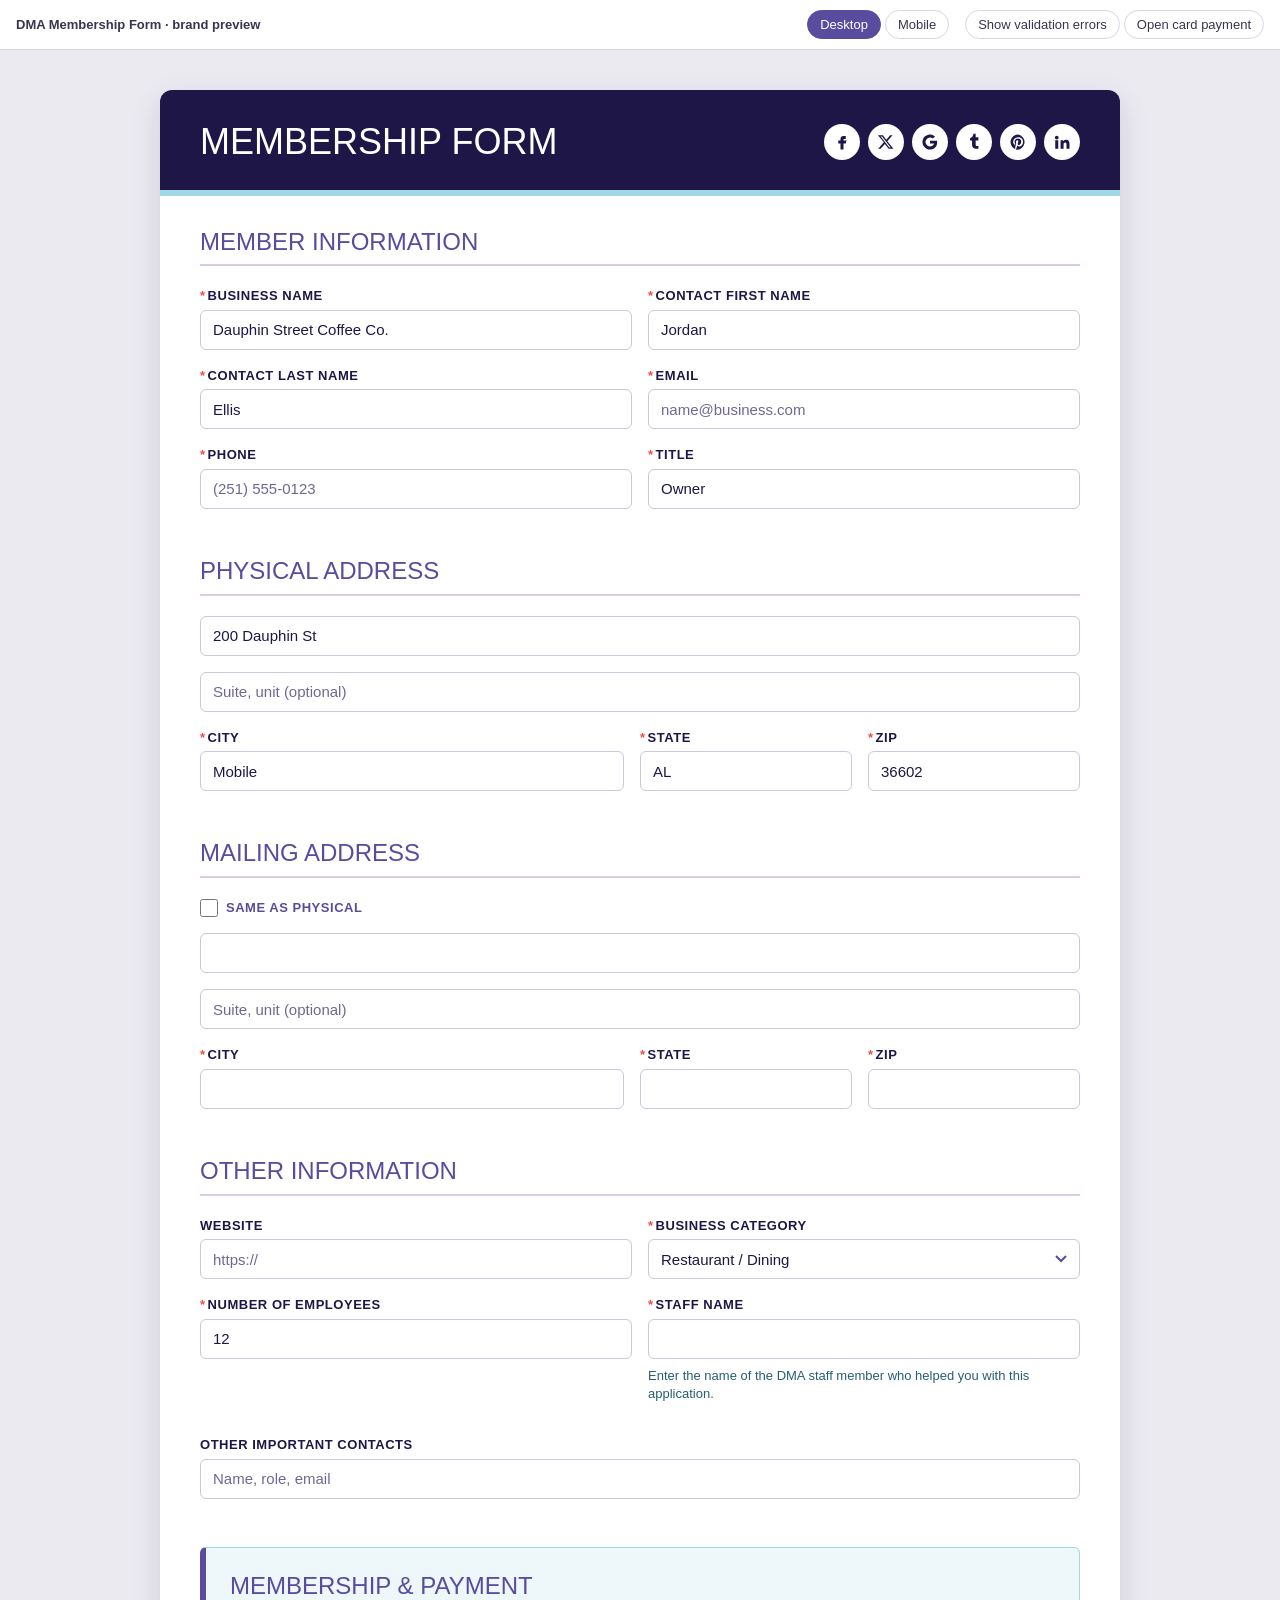
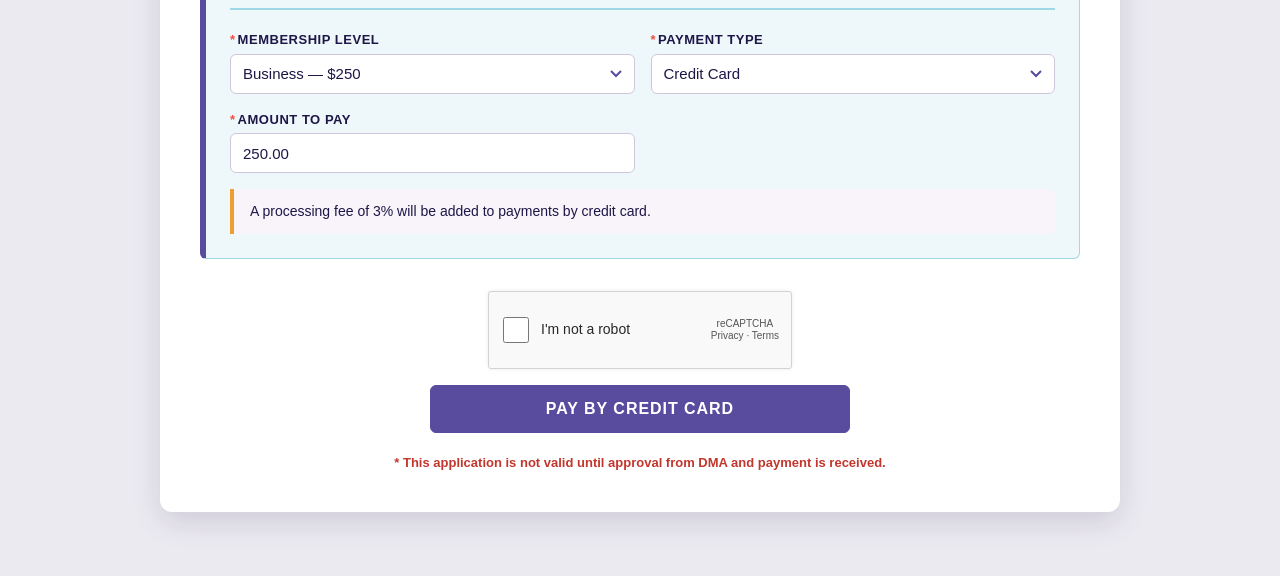
<file: pages/v1-classic.html>
<!DOCTYPE html>
<html lang="en">
<head>
<meta charset="utf-8">
<meta name="viewport" content="width=device-width, initial-scale=1, viewport-fit=cover">
<title>DMA Membership Form — Brand Preview</title>
<style>
:root {
    box-sizing: border-box;
    padding-top: env(safe-area-inset-top, 0px);
    padding-bottom: env(safe-area-inset-bottom, 0px);

    /* Brand — DMA Brand Guidelines 2026 */
    --dma-deep-blue: #1e1646;
    --dma-purple: #594c9f;
    --dma-light-blue: #a0d8e7;
    --dma-lavender: #ddcbe4;
    --dma-teal: #275e71;
    --dma-red: #f04c40;
    --dma-gold: #ef9e32;

    --dma-lavender-50: #f8f4fa;
    --dma-light-blue-50: #eef8fb;
    --dma-red-50: #fdeeed;
    --dma-red-text: #c2372d;
    --dma-border: #cfc6dc;
    --dma-muted: #6f6894;
    --dma-white: #ffffff;

    --dma-font-display: "Grako", "Arial Narrow", "Helvetica Neue", Arial, sans-serif;
    --dma-font-logo: "Visby CF", "Helvetica Neue", Arial, sans-serif;
    --dma-font-body: "DIN 2014", "DIN Next", "Helvetica Neue", Helvetica, Arial, sans-serif;

    --dma-radius: 6px;
    --dma-radius-lg: 12px;
    --dma-shadow: 0 10px 30px rgba(30, 22, 70, 0.14);
    --dma-focus-ring: 0 0 0 3px rgba(89, 76, 159, 0.30);

    /* Preview canvas (outside the form) */
    --canvas-bg: #eceaf1;
    --canvas-text: #3a3550;
    --bar-bg: #ffffff;
    --bar-border: #d9d5e3;
}
@media (prefers-color-scheme: dark) {
    :root:not([data-theme="light"]) {
        --canvas-bg: #17142a;
        --canvas-text: #d6d1ea;
        --bar-bg: #221e3a;
        --bar-border: #3a3458;
    }
}
:root[data-theme="dark"] {
    --canvas-bg: #17142a;
    --canvas-text: #d6d1ea;
    --bar-bg: #221e3a;
    --bar-border: #3a3458;
}
*, *::before, *::after { box-sizing: border-box; }
html { scroll-padding-top: env(safe-area-inset-top, 0px); }
body {
    margin: 0;
    background: var(--canvas-bg);
    color: var(--canvas-text);
    font-family: var(--dma-font-body);
    -webkit-font-smoothing: antialiased;
}

/* ---------------- Review toolbar (not part of the Salesforce page) ---------------- */
.review-bar {
    position: sticky;
    top: env(safe-area-inset-top, 0px);
    z-index: 50;
    display: flex;
    flex-wrap: wrap;
    align-items: center;
    gap: 0.5rem 1rem;
    padding: 0.625rem 1rem;
    background: var(--bar-bg);
    border-bottom: 1px solid var(--bar-border);
    font-size: 0.8125rem;
}
.review-bar strong { font-weight: 700; margin-right: auto; }
.review-group { display: flex; gap: 0.25rem; flex-wrap: wrap; }
.review-btn {
    padding: 0.375rem 0.75rem;
    border: 1px solid var(--bar-border);
    border-radius: 999px;
    background: transparent;
    color: inherit;
    font: inherit;
    cursor: pointer;
}
.review-btn[aria-pressed="true"] {
    background: var(--dma-purple);
    border-color: var(--dma-purple);
    color: #fff;
}
.review-btn:focus-visible { outline: 2px solid var(--dma-light-blue); outline-offset: 2px; }

.stage {
    padding: 2.5rem 1rem 4rem;
    transition: padding 0.2s ease;
}
.frame {
    margin: 0 auto;
    max-width: 1040px;
    transition: max-width 0.25s ease;
}
.stage.is-mobile .frame {
    max-width: 390px;
    outline: 1px solid var(--bar-border);
    border-radius: 24px;
    overflow: hidden;
    box-shadow: 0 20px 50px rgba(0,0,0,0.18);
}

/* ======================= DMA FORM (mirrors MembershipForm.css) ======================= */
.dma-page {
    padding: 0;
    color: var(--dma-deep-blue);
    font-family: var(--dma-font-body);
}
.dma-card {
    max-width: 960px;
    margin: 0 auto;
    border-radius: var(--dma-radius-lg);
    box-shadow: var(--dma-shadow);
    background: var(--dma-white);
    font-size: 0.9375rem;
    line-height: 1.5;
}
.dma-card input, .dma-card select, .dma-card textarea, .dma-card button { font-family: var(--dma-font-body); }

.dma-header {
    display: flex;
    flex-wrap: wrap;
    align-items: center;
    justify-content: space-between;
    gap: 1rem;
    padding: 2rem 2.5rem 1.75rem;
    background: var(--dma-deep-blue);
    border-bottom: 6px solid var(--dma-light-blue);
    border-radius: var(--dma-radius-lg) var(--dma-radius-lg) 0 0;
}
.dma-title {
    margin: 0;
    font-family: var(--dma-font-display);
    font-weight: 400;
    font-size: 2.25rem;
    line-height: 1.1;
    text-transform: uppercase;
    color: var(--dma-white);
}
.dma-social { display: flex; flex-wrap: wrap; gap: 0.5rem; }
.dma-social a {
    display: inline-flex;
    align-items: center;
    justify-content: center;
    width: 36px;
    height: 36px;
    border-radius: 50%;
    background: var(--dma-white);
    color: var(--dma-deep-blue);
    text-decoration: none;
    font-weight: 700;
    font-size: 0.8125rem;
    transition: background-color 0.15s ease, transform 0.15s ease;
}
.dma-social a:hover { background: var(--dma-light-blue); transform: translateY(-1px); }
.dma-social a:focus-visible { outline: none; box-shadow: 0 0 0 3px var(--dma-light-blue); }
.dma-social svg { width: 18px; height: 18px; }

.dma-body { padding: 2rem 2.5rem 2.5rem; }
.dma-section { margin-bottom: 2rem; }
.dma-section-title {
    margin: 0 0 1.25rem;
    padding-bottom: 0.5rem;
    border-bottom: 2px solid var(--dma-lavender);
    font-family: var(--dma-font-display);
    font-weight: 400;
    font-size: 1.5rem;
    line-height: 1.2;
    text-transform: uppercase;
    color: var(--dma-purple);
}

.grid { display: grid; grid-template-columns: 1fr 1fr; column-gap: 1rem; }
.grid-addr { display: grid; grid-template-columns: 2fr 1fr 1fr; column-gap: 1rem; }
.span-all { grid-column: 1 / -1; }

.field { margin-bottom: 1rem; }
.field label {
    display: block;
    margin-bottom: 0.25rem;
    font-weight: 700;
    font-size: 0.8125rem;
    letter-spacing: 0.04em;
    text-transform: uppercase;
    color: var(--dma-deep-blue);
}
.req { color: var(--dma-red); margin-right: 2px; }
.input, .select {
    display: block;
    width: 100%;
    min-height: 2.5rem;
    padding: 0 0.75rem;
    border: 1px solid var(--dma-border);
    border-radius: var(--dma-radius);
    background: var(--dma-white);
    color: var(--dma-deep-blue);
    font-size: 0.9375rem;
    transition: border-color 0.15s ease, box-shadow 0.15s ease;
}
.select {
    appearance: none;
    background-image: url("data:image/svg+xml,%3Csvg xmlns='http://www.w3.org/2000/svg' width='12' height='8' viewBox='0 0 12 8'%3E%3Cpath d='M1 1l5 5 5-5' fill='none' stroke='%23594c9f' stroke-width='2'/%3E%3C/svg%3E");
    background-repeat: no-repeat;
    background-position: right 0.75rem center;
    padding-right: 2rem;
}
.input:hover, .select:hover { border-color: var(--dma-purple); }
.input:focus, .select:focus { outline: none; border-color: var(--dma-purple); box-shadow: var(--dma-focus-ring); }
.input::placeholder { color: var(--dma-muted); }

.field-error { display: none; margin-top: 0.25rem; font-size: 0.8125rem; font-weight: 700; color: var(--dma-red-text); }
.show-errors .field.is-empty .input,
.show-errors .field.is-empty .select { border-color: var(--dma-red); box-shadow: 0 0 0 1px var(--dma-red); }
.show-errors .field.is-empty .field-error { display: block; }

.dma-checkbox {
    display: inline-flex;
    align-items: center;
    gap: 0.5rem;
    margin: 0 0 1rem;
    font-weight: 700;
    font-size: 0.8125rem;
    letter-spacing: 0.04em;
    text-transform: uppercase;
    color: var(--dma-purple);
    cursor: pointer;
}
.dma-checkbox input {
    width: 18px; height: 18px; margin: 0;
    accent-color: var(--dma-purple);
}
.dma-checkbox input:focus-visible { outline: none; box-shadow: var(--dma-focus-ring); }

.dma-help-text { margin: -0.5rem 0 1rem; font-size: 0.8125rem; line-height: 1.4; color: var(--dma-teal); }

.dma-highlight-panel {
    padding: 1.5rem 1.5rem 0.5rem;
    background: var(--dma-light-blue-50);
    border: 1px solid var(--dma-light-blue);
    border-left: 6px solid var(--dma-purple);
    border-radius: var(--dma-radius);
}
.dma-highlight-panel .dma-section-title { border-bottom-color: var(--dma-light-blue); }

.dma-note {
    margin: 0 0 1rem;
    padding: 0.75rem 1rem;
    background: var(--dma-lavender-50);
    border-left: 4px solid var(--dma-gold);
    border-radius: 0 var(--dma-radius) var(--dma-radius) 0;
    font-size: 0.875rem;
    line-height: 1.45;
}

.dma-error {
    display: none;
    margin: 1rem 0;
    padding: 0.75rem 1rem;
    background: var(--dma-red-50);
    border: 1px solid var(--dma-red);
    border-left-width: 4px;
    border-radius: var(--dma-radius);
    font-weight: 700;
    color: var(--dma-red-text);
}
.show-errors .dma-error { display: block; }

.dma-recaptcha { display: flex; justify-content: center; margin: 1.5rem 0 1rem; }
.fake-captcha {
    display: flex;
    align-items: center;
    justify-content: space-between;
    width: 304px;
    max-width: 100%;
    height: 78px;
    padding: 0 0.75rem 0 0.875rem;
    border: 1px solid #d3d3d3;
    border-radius: 3px;
    background: #f9f9f9;
    box-shadow: 0 0 4px rgba(0,0,0,0.08);
    font-family: Roboto, Arial, sans-serif;
    font-size: 14px;
    color: #282828;
}
.fake-captcha label { display: flex; align-items: center; gap: 0.75rem; cursor: pointer; }
.fake-captcha input { width: 26px; height: 26px; margin: 0; accent-color: #1a73e8; }
.fake-captcha small { font-size: 10px; color: #555; text-align: center; line-height: 1.2; }

.dma-actions { display: flex; justify-content: center; margin-top: 1rem; }
.dma-btn {
    width: 100%;
    max-width: 420px;
    min-height: 3rem;
    background: var(--dma-purple);
    border: 1px solid var(--dma-purple);
    border-radius: var(--dma-radius);
    color: var(--dma-white);
    font-family: var(--dma-font-logo);
    font-weight: 800;
    font-size: 1rem;
    letter-spacing: 0.06em;
    text-transform: uppercase;
    cursor: pointer;
    transition: background-color 0.15s ease, border-color 0.15s ease;
}
.dma-btn:hover { background: var(--dma-deep-blue); border-color: var(--dma-deep-blue); }
.dma-btn:focus-visible { outline: none; box-shadow: 0 0 0 3px var(--dma-light-blue); }

.dma-disclaimer {
    margin: 1.25rem auto 0;
    max-width: 560px;
    text-align: center;
    font-size: 0.8125rem;
    font-weight: 700;
    color: var(--dma-red-text);
}

/* ---------------- Payment modal ---------------- */
.dma-backdrop {
    position: fixed;
    inset: 0;
    z-index: 80;
    background: rgba(30, 22, 70, 0.72);
    display: none;
}
.dma-modal {
    position: fixed;
    inset: 0;
    z-index: 90;
    display: none;
    align-items: flex-start;
    justify-content: center;
    padding: calc(4rem + env(safe-area-inset-top, 0px)) 1rem 2rem;
    overflow-y: auto;
}
.modal-open .dma-backdrop { display: block; }
.modal-open .dma-modal { display: flex; }
.dma-modal-container {
    width: 100%;
    max-width: 560px;
    background: var(--dma-white);
    border-radius: var(--dma-radius-lg);
    box-shadow: 0 24px 60px rgba(0,0,0,0.35);
    color: var(--dma-deep-blue);
    font-family: var(--dma-font-body);
}
.dma-modal-header {
    position: relative;
    padding: 1.25rem 3.5rem 1.25rem 1.5rem;
    background: var(--dma-deep-blue);
    border-bottom: 4px solid var(--dma-light-blue);
    border-radius: var(--dma-radius-lg) var(--dma-radius-lg) 0 0;
}
.dma-modal-header h2 {
    margin: 0;
    font-family: var(--dma-font-display);
    font-weight: 400;
    font-size: 1.5rem;
    text-transform: uppercase;
    color: var(--dma-white);
}
.modal-close {
    position: absolute;
    top: 50%;
    right: 1rem;
    transform: translateY(-50%);
    width: 32px;
    height: 32px;
    border: 0;
    border-radius: 50%;
    background: transparent;
    color: var(--dma-white);
    font-size: 1.5rem;
    line-height: 1;
    cursor: pointer;
}
.modal-close:hover { background: rgba(255,255,255,0.12); }
.modal-close:focus-visible { outline: none; box-shadow: 0 0 0 3px var(--dma-light-blue); }

/* stripeVfPayment.page */
.dma-pay { padding: 1.5rem; }
.dma-row { display: flex; gap: 1rem; }
.dma-row .field { flex: 1 1 0; min-width: 0; }
.card-input {
    display: flex;
    align-items: center;
    gap: 0.5rem;
    min-height: 2.75rem;
    padding: 0 0.75rem;
    border: 1px solid var(--dma-border);
    border-radius: var(--dma-radius);
    background: var(--dma-white);
    transition: border-color 0.15s ease, box-shadow 0.15s ease;
}
.card-input:focus-within { border-color: var(--dma-purple); box-shadow: var(--dma-focus-ring); }
.card-input.is-invalid { border-color: var(--dma-red); box-shadow: 0 0 0 1px var(--dma-red); }
.card-input input {
    flex: 1;
    min-width: 0;
    border: 0;
    outline: 0;
    background: transparent;
    color: var(--dma-deep-blue);
    font-size: 16px;
    line-height: 42px;
}
.card-input input::placeholder { color: var(--dma-muted); }
.card-input svg { flex: none; width: 22px; height: 16px; }
.card-input.is-invalid input { color: var(--dma-red-text); }
.dma-card-error {
    display: none;
    margin: 0 0 1rem;
    padding: 0.625rem 0.875rem;
    background: var(--dma-red-50);
    border-left: 4px solid var(--dma-red);
    border-radius: var(--dma-radius);
    font-size: 0.8125rem;
    font-weight: 700;
    color: var(--dma-red-text);
}
.dma-card-error.is-visible { display: block; }
.dma-secure-note { margin: 0.75rem 0 0; text-align: center; font-size: 0.75rem; color: var(--dma-muted); }
.dma-modal-footer {
    display: flex;
    justify-content: flex-end;
    padding: 0.75rem 1.5rem;
    background: var(--dma-lavender-50);
    border-top: 1px solid var(--dma-lavender);
    border-radius: 0 0 var(--dma-radius-lg) var(--dma-radius-lg);
}
.dma-btn-secondary {
    padding: 0 1rem;
    min-height: 2.25rem;
    border: 1px solid var(--dma-purple);
    border-radius: var(--dma-radius);
    background: var(--dma-white);
    color: var(--dma-purple);
    font-family: var(--dma-font-body);
    font-weight: 700;
    cursor: pointer;
}
.dma-btn-secondary:hover { background: var(--dma-lavender); color: var(--dma-deep-blue); }
.dma-btn-secondary:focus-visible { outline: none; box-shadow: var(--dma-focus-ring); }

/* ---------------- Responsive (mirrors @media max-width 767px) ---------------- */
@media (max-width: 767px) {
    .stage { padding: 0 0 3rem; }
    .dma-card { border-radius: 0; box-shadow: none; }
    .dma-header { padding: 1.5rem 1.25rem; border-radius: 0; }
    .dma-title { font-size: 1.75rem; }
    .dma-body { padding: 1.5rem 1.25rem 2rem; }
    .dma-section-title { font-size: 1.25rem; }
    .grid { grid-template-columns: 1fr; }
    .grid-addr { grid-template-columns: 1fr 1fr; }
    .grid-addr .city { grid-column: 1 / -1; }
    .dma-highlight-panel { padding: 1.25rem 1rem 0.25rem; }
    .dma-btn { max-width: none; }
}
/* Mobile frame toggle forces the same rules on a wide screen */
.stage.is-mobile .dma-card { border-radius: 0; box-shadow: none; }
.stage.is-mobile .dma-header { padding: 1.5rem 1.25rem; border-radius: 0; }
.stage.is-mobile .dma-title { font-size: 1.75rem; }
.stage.is-mobile .dma-body { padding: 1.5rem 1.25rem 2rem; }
.stage.is-mobile .dma-section-title { font-size: 1.25rem; }
.stage.is-mobile .grid { grid-template-columns: 1fr; }
.stage.is-mobile .grid-addr { grid-template-columns: 1fr 1fr; }
.stage.is-mobile .grid-addr .city { grid-column: 1 / -1; }
.stage.is-mobile .dma-highlight-panel { padding: 1.25rem 1rem 0.25rem; }
.stage.is-mobile .dma-btn { max-width: none; }

@media (max-width: 420px) {
    .dma-pay { padding: 1rem; }
    .dma-row { flex-direction: column; gap: 0; }
}
@media (prefers-reduced-motion: reduce) {
    *, *::before, *::after { transition: none !important; }
}
</style>
</head>
<body>

<div class="review-bar" role="toolbar" aria-label="Preview controls">
    <strong>DMA Membership Form · brand preview</strong>
    <div class="review-group" aria-label="Screen size">
        <button class="review-btn" id="btn-desktop" aria-pressed="true">Desktop</button>
        <button class="review-btn" id="btn-mobile" aria-pressed="false">Mobile</button>
    </div>
    <div class="review-group">
        <button class="review-btn" id="btn-errors" aria-pressed="false">Show validation errors</button>
        <button class="review-btn" id="btn-modal">Open card payment</button>
    </div>
</div>

<main class="stage" id="stage">
  <div class="frame">
    <div class="dma-page">
      <article class="dma-card" id="form-card">

        <header class="dma-header">
            <h1 class="dma-title">Membership Form</h1>
            <nav class="dma-social" aria-label="Downtown Mobile Alliance social media">
                <a href="#" aria-label="Facebook"><svg viewBox="0 0 24 24" fill="#1e1646"><path d="M14 8h3V4h-3c-2.8 0-4 1.7-4 4.2V10H7v4h3v8h4v-8h3l1-4h-4V8.6c0-.4.3-.6.6-.6z"/></svg></a>
                <a href="#" aria-label="X (Twitter)"><svg viewBox="0 0 24 24" fill="#1e1646"><path d="M17.5 3h3.2l-7 8 8.3 10h-6.5l-5-6.3L4.8 21H1.6l7.5-8.6L1.2 3h6.6l4.6 5.9L17.5 3zm-1.1 16.2h1.8L6.7 4.7H4.8l11.6 14.5z"/></svg></a>
                <a href="#" aria-label="Google"><svg viewBox="0 0 24 24" fill="#1e1646"><path d="M12 10.2v3.9h5.4c-.5 2.3-2.5 3.9-5.4 3.9a6 6 0 1 1 3.9-10.6l2.8-2.8A10 10 0 1 0 12 22c5.5 0 9.6-3.9 9.6-9.8 0-.7-.1-1.3-.2-2H12z"/></svg></a>
                <a href="#" aria-label="Tumblr"><svg viewBox="0 0 24 24" fill="#1e1646"><path d="M14.6 21c-3 0-5.2-1.5-5.2-5.2V10H6.7V6.9c3-.8 4.3-3.4 4.4-5.9h3.1v4.6h3.6V10h-3.6v5.2c0 1.6.8 2.1 2 2.1h1.7V21h-3.3z"/></svg></a>
                <a href="#" aria-label="Pinterest"><svg viewBox="0 0 24 24" fill="#1e1646"><path d="M12 2a10 10 0 0 0-3.6 19.3c-.1-.8-.2-2 0-2.9l1.2-5s-.3-.6-.3-1.5c0-1.4.8-2.4 1.8-2.4.9 0 1.3.6 1.3 1.4 0 .9-.5 2.1-.8 3.3-.2 1 .5 1.8 1.5 1.8 1.8 0 3.1-1.9 3.1-4.6 0-2.4-1.7-4.1-4.2-4.1-2.9 0-4.6 2.1-4.6 4.4 0 .9.3 1.8.8 2.3l.1.4-.3 1.2c0 .2-.2.3-.4.2-1.3-.6-2.1-2.5-2.1-4 0-3.3 2.4-6.3 6.9-6.3 3.6 0 6.4 2.6 6.4 6 0 3.6-2.3 6.5-5.4 6.5-1.1 0-2.1-.6-2.4-1.2l-.7 2.5c-.2.9-.9 2.1-1.3 2.8A10 10 0 1 0 12 2z"/></svg></a>
                <a href="#" aria-label="LinkedIn"><svg viewBox="0 0 24 24" fill="#1e1646"><path d="M4.98 3.5a2.5 2.5 0 1 1 0 5 2.5 2.5 0 0 1 0-5zM3 9.5h4V21H3V9.5zm6.5 0h3.8v1.6h.1c.5-1 1.8-2 3.8-2 4 0 4.8 2.6 4.8 6V21h-4v-5.3c0-1.3 0-2.9-1.8-2.9s-2.1 1.4-2.1 2.8V21h-4V9.5z"/></svg></a>
            </nav>
        </header>

        <form class="dma-body" id="member-form" novalidate>

            <section class="dma-section">
                <h2 class="dma-section-title">Member Information</h2>
                <div class="grid">
                    <div class="field"><label for="f-biz"><span class="req">*</span>Business Name</label><input class="input" id="f-biz" value="Dauphin Street Coffee Co."><div class="field-error">Complete this field.</div></div>
                    <div class="field"><label for="f-first"><span class="req">*</span>Contact First Name</label><input class="input" id="f-first" value="Jordan"><div class="field-error">Complete this field.</div></div>
                    <div class="field"><label for="f-last"><span class="req">*</span>Contact Last Name</label><input class="input" id="f-last" value="Ellis"><div class="field-error">Complete this field.</div></div>
                    <div class="field"><label for="f-email"><span class="req">*</span>Email</label><input class="input" id="f-email" type="email" placeholder="name@business.com"><div class="field-error">Complete this field.</div></div>
                    <div class="field"><label for="f-phone"><span class="req">*</span>Phone</label><input class="input" id="f-phone" placeholder="(251) 555-0123"><div class="field-error">Complete this field.</div></div>
                    <div class="field"><label for="f-title"><span class="req">*</span>Title</label><input class="input" id="f-title" value="Owner"><div class="field-error">Complete this field.</div></div>
                </div>
            </section>

            <section class="dma-section">
                <h2 class="dma-section-title">Physical Address</h2>
                <div class="field"><input class="input" id="pa1" aria-label="Physical address line 1" value="200 Dauphin St"><div class="field-error">Complete this field.</div></div>
                <div class="field"><input class="input" id="pa2" aria-label="Physical address line 2" placeholder="Suite, unit (optional)"></div>
                <div class="grid-addr">
                    <div class="field city"><label for="pa-city"><span class="req">*</span>City</label><input class="input" id="pa-city" value="Mobile"><div class="field-error">Complete this field.</div></div>
                    <div class="field"><label for="pa-state"><span class="req">*</span>State</label><input class="input" id="pa-state" value="AL"><div class="field-error">Complete this field.</div></div>
                    <div class="field"><label for="pa-zip"><span class="req">*</span>Zip</label><input class="input" id="pa-zip" value="36602"><div class="field-error">Complete this field.</div></div>
                </div>
            </section>

            <section class="dma-section">
                <h2 class="dma-section-title">Mailing Address</h2>
                <label class="dma-checkbox"><input type="checkbox" id="same-addr"> Same as physical</label>
                <div class="field"><input class="input" id="ma1" aria-label="Mailing address line 1"><div class="field-error">Complete this field.</div></div>
                <div class="field"><input class="input" id="ma2" aria-label="Mailing address line 2" placeholder="Suite, unit (optional)"></div>
                <div class="grid-addr">
                    <div class="field city"><label for="ma-city"><span class="req">*</span>City</label><input class="input" id="ma-city"><div class="field-error">Complete this field.</div></div>
                    <div class="field"><label for="ma-state"><span class="req">*</span>State</label><input class="input" id="ma-state"><div class="field-error">Complete this field.</div></div>
                    <div class="field"><label for="ma-zip"><span class="req">*</span>Zip</label><input class="input" id="ma-zip"><div class="field-error">Complete this field.</div></div>
                </div>
            </section>

            <section class="dma-section">
                <h2 class="dma-section-title">Other Information</h2>
                <div class="grid">
                    <div class="field"><label for="o-web">Website</label><input class="input" id="o-web" placeholder="https://"></div>
                    <div class="field"><label for="o-cat"><span class="req">*</span>Business Category</label>
                        <select class="select" id="o-cat"><option value="">--None--</option><option selected>Restaurant / Dining</option><option>Retail</option><option>Professional Services</option><option>Arts &amp; Culture</option></select>
                        <div class="field-error">Complete this field.</div></div>
                    <div class="field"><label for="o-emp"><span class="req">*</span>Number of Employees</label><input class="input" id="o-emp" value="12"><div class="field-error">Complete this field.</div></div>
                    <div class="field"><label for="o-staff"><span class="req">*</span>Staff Name</label><input class="input" id="o-staff"><div class="field-error">Complete this field.</div>
                        <p class="dma-help-text" style="margin-top:.5rem">Enter the name of the DMA staff member who helped you with this application.</p></div>
                    <div class="field span-all"><label for="o-other">Other Important Contacts</label><input class="input" id="o-other" placeholder="Name, role, email"></div>
                </div>
            </section>

            <section class="dma-section dma-highlight-panel">
                <h2 class="dma-section-title">Membership &amp; Payment</h2>
                <div class="grid">
                    <div class="field"><label for="m-level"><span class="req">*</span>Membership Level</label>
                        <select class="select" id="m-level"><option value="">--None--</option><option selected>Business — $250</option><option>Corporate — $500</option><option>Patron — $1,000</option></select>
                        <div class="field-error">Complete this field.</div></div>
                    <div class="field"><label for="m-pay"><span class="req">*</span>Payment Type</label>
                        <select class="select" id="m-pay"><option value="">--None--</option><option selected>Credit Card</option><option>Will Pay By Check</option><option>Please Invoice</option></select>
                        <div class="field-error">Complete this field.</div></div>
                    <div class="field"><label for="m-amt"><span class="req">*</span>Amount to Pay</label><input class="input" id="m-amt" value="250.00"><div class="field-error">Complete this field.</div></div>
                </div>
                <p class="dma-note">A processing fee of 3% will be added to payments by credit card.</p>
            </section>

            <div class="dma-recaptcha">
                <div class="fake-captcha">
                    <label><input type="checkbox"> I'm not a robot</label>
                    <small>reCAPTCHA<br>Privacy · Terms</small>
                </div>
            </div>

            <div class="dma-error" role="alert">Please complete the reCAPTCHA verification.</div>

            <div class="dma-actions">
                <button type="button" class="dma-btn" id="primary-btn">Pay by Credit Card</button>
            </div>

            <p class="dma-disclaimer">* This application is not valid until approval from DMA and payment is received.</p>
        </form>
      </article>
    </div>
  </div>
</main>

<!-- Stripe payment modal -->
<div class="dma-backdrop" id="backdrop"></div>
<div class="dma-modal" role="dialog" aria-modal="true" aria-labelledby="pay-heading" id="pay-modal">
    <div class="dma-modal-container">
        <div class="dma-modal-header">
            <h2 id="pay-heading">Credit Card Payment</h2>
            <button class="modal-close" id="modal-x" aria-label="Close">&times;</button>
        </div>
        <div class="dma-pay">
            <div class="field">
                <label for="cc-num">Card Number</label>
                <div class="card-input" id="cc-wrap">
                    <svg viewBox="0 0 22 16" aria-hidden="true"><rect x=".5" y=".5" width="21" height="15" rx="2" fill="none" stroke="#594c9f"/><rect x="0" y="4" width="22" height="3" fill="#594c9f"/></svg>
                    <input id="cc-num" inputmode="numeric" placeholder="1234 1234 1234 1234">
                </div>
            </div>
            <div class="dma-row">
                <div class="field"><label for="cc-exp">Expiry Date</label><div class="card-input"><input id="cc-exp" placeholder="MM / YY"></div></div>
                <div class="field"><label for="cc-cvc">CVC</label><div class="card-input"><input id="cc-cvc" placeholder="CVC"></div></div>
            </div>
            <div class="dma-card-error" id="cc-error" role="alert">Your card number is incomplete.</div>
            <button type="button" class="dma-btn" id="pay-btn" style="max-width:none">Make Payment</button>
            <p class="dma-secure-note">Payments are processed securely by Stripe.</p>
        </div>
        <div class="dma-modal-footer">
            <button class="dma-btn-secondary" id="modal-cancel">Cancel</button>
        </div>
    </div>
</div>

<script>
(function () {
    var stage = document.getElementById('stage');
    var desk = document.getElementById('btn-desktop');
    var mob = document.getElementById('btn-mobile');
    var errBtn = document.getElementById('btn-errors');
    var form = document.getElementById('member-form');

    function setMode(mobile) {
        stage.classList.toggle('is-mobile', mobile);
        desk.setAttribute('aria-pressed', String(!mobile));
        mob.setAttribute('aria-pressed', String(mobile));
    }
    desk.addEventListener('click', function () { setMode(false); });
    mob.addEventListener('click', function () { setMode(true); });

    function markEmpty() {
        form.querySelectorAll('.field').forEach(function (f) {
            var req = f.querySelector('.req');
            var ctl = f.querySelector('.input, .select');
            f.classList.toggle('is-empty', !!req && !!ctl && !ctl.value.trim());
        });
        // address line 1 fields have no visible label/asterisk but are required
        ['pa1', 'ma1'].forEach(function (id) {
            var el = document.getElementById(id);
            el.closest('.field').classList.toggle('is-empty', !el.value.trim());
        });
    }
    errBtn.addEventListener('click', function () {
        var on = !form.classList.contains('show-errors');
        markEmpty();
        form.classList.toggle('show-errors', on);
        errBtn.setAttribute('aria-pressed', String(on));
    });
    form.addEventListener('input', function () { if (form.classList.contains('show-errors')) markEmpty(); });

    // Same as physical
    var pairs = [['pa1','ma1'],['pa2','ma2'],['pa-city','ma-city'],['pa-state','ma-state'],['pa-zip','ma-zip']];
    document.getElementById('same-addr').addEventListener('change', function (e) {
        pairs.forEach(function (p) {
            document.getElementById(p[1]).value = e.target.checked ? document.getElementById(p[0]).value : '';
        });
        if (form.classList.contains('show-errors')) markEmpty();
    });

    // Payment type drives button label
    var payType = document.getElementById('m-pay');
    var primary = document.getElementById('primary-btn');
    function syncBtn() {
        primary.textContent = payType.value === 'Credit Card' ? 'Pay by Credit Card' : 'Submit Application';
    }
    payType.addEventListener('change', syncBtn);

    // Modal
    var lastFocus;
    function openModal() {
        lastFocus = document.activeElement;
        document.body.classList.add('modal-open');
        document.getElementById('cc-num').focus();
    }
    function closeModal() {
        document.body.classList.remove('modal-open');
        if (lastFocus) lastFocus.focus();
    }
    document.getElementById('btn-modal').addEventListener('click', openModal);
    primary.addEventListener('click', function () {
        if (payType.value === 'Credit Card') openModal();
    });
    document.getElementById('modal-x').addEventListener('click', closeModal);
    document.getElementById('modal-cancel').addEventListener('click', closeModal);
    document.getElementById('backdrop').addEventListener('click', closeModal);
    document.addEventListener('keydown', function (e) {
        if (e.key === 'Escape' && document.body.classList.contains('modal-open')) closeModal();
    });

    // Demo card validation
    document.getElementById('pay-btn').addEventListener('click', function () {
        var num = document.getElementById('cc-num').value.replace(/\s/g, '');
        var bad = num.length < 15;
        document.getElementById('cc-wrap').classList.toggle('is-invalid', bad);
        document.getElementById('cc-error').classList.toggle('is-visible', bad);
        if (!bad) {
            this.textContent = 'Payment preview only';
            this.disabled = true;
        }
    });
})();
</script>
</body>
</html>
</file>
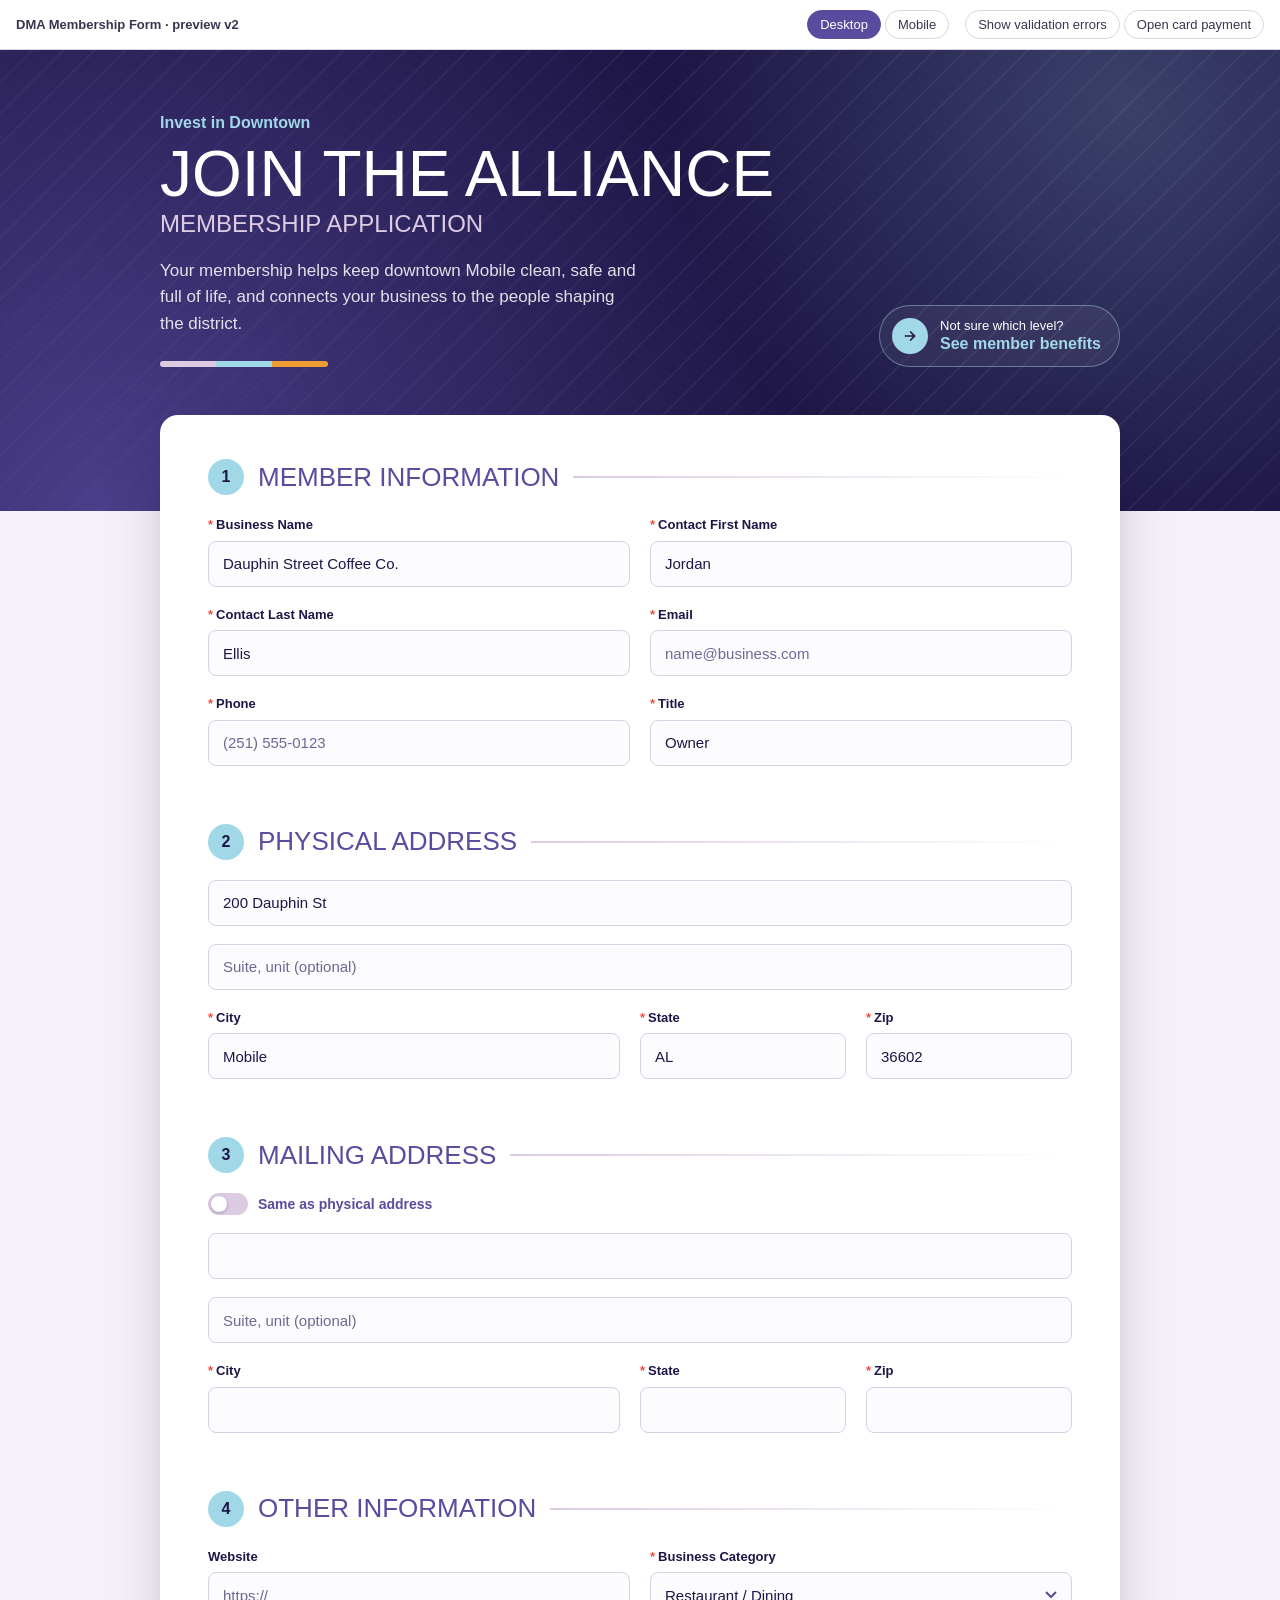
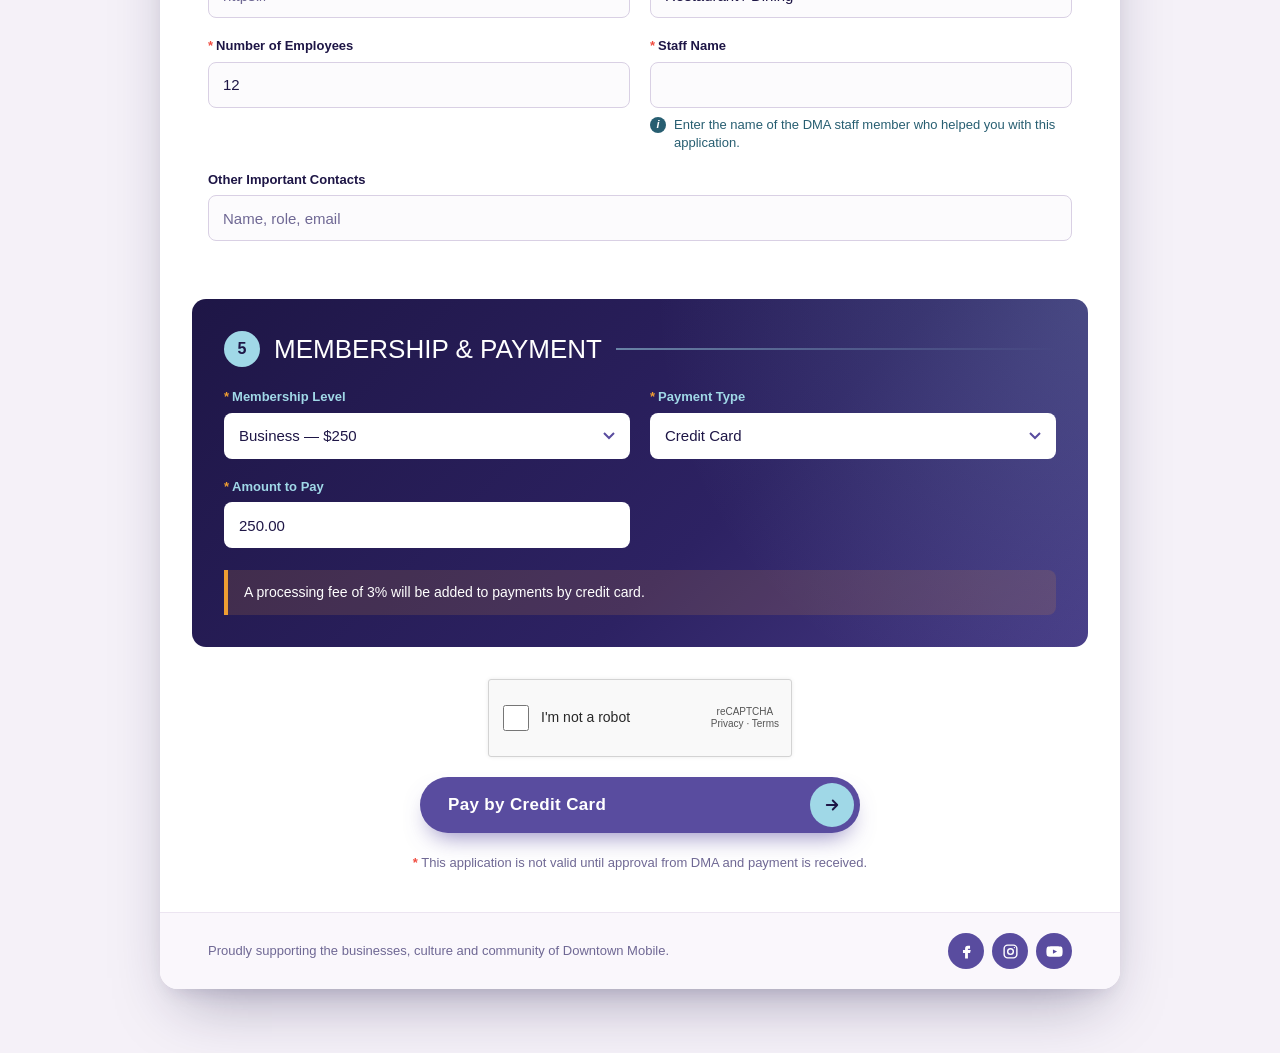
<file: pages/v2-hero.html>
<!DOCTYPE html>
<html lang="en">
<head>
<meta charset="utf-8">
<meta name="viewport" content="width=device-width, initial-scale=1, viewport-fit=cover">
<title>DMA Membership Form — Brand Preview v2</title>
<style>
:root {
    box-sizing: border-box;
    padding-top: env(safe-area-inset-top, 0px);
    padding-bottom: env(safe-area-inset-bottom, 0px);

    --dma-deep-blue: #1e1646;
    --dma-purple: #594c9f;
    --dma-light-blue: #a0d8e7;
    --dma-lavender: #ddcbe4;
    --dma-teal: #275e71;
    --dma-red: #f04c40;
    --dma-gold: #ef9e32;

    --dma-ink: #1e1646;
    --dma-canvas: #f5f1f8;
    --dma-field-bg: #fcfbfd;
    --dma-red-50: #fdeeed;
    --dma-red-text: #c2372d;
    --dma-border: #d9d0e4;
    --dma-muted: #6f6894;
    --dma-white: #ffffff;

    --dma-font-display: "Grako", "Arial Narrow", "Helvetica Neue", Arial, sans-serif;
    --dma-font-logo: "Visby CF", "Helvetica Neue", Arial, sans-serif;
    --dma-font-body: "DIN 2014", "DIN Next", "Helvetica Neue", Helvetica, Arial, sans-serif;

    --dma-radius: 8px;
    --dma-radius-lg: 18px;
    --dma-shadow: 0 30px 60px -20px rgba(30, 22, 70, 0.35), 0 10px 20px -10px rgba(30, 22, 70, 0.15);
    --dma-focus-ring: 0 0 0 4px rgba(89, 76, 159, 0.22);

    --bar-bg: #ffffff;
    --bar-text: #3a3550;
    --bar-border: #d9d5e3;
}
@media (prefers-color-scheme: dark) {
    :root:not([data-theme="light"]) { --bar-bg: #221e3a; --bar-text: #e3def5; --bar-border: #3a3458; }
}
:root[data-theme="dark"] { --bar-bg: #221e3a; --bar-text: #e3def5; --bar-border: #3a3458; }

*, *::before, *::after { box-sizing: border-box; }
html { scroll-padding-top: env(safe-area-inset-top, 0px); }
body { margin: 0; background: var(--dma-canvas); font-family: var(--dma-font-body); color: var(--dma-ink); -webkit-font-smoothing: antialiased; }

/* ---------- Review toolbar (not part of Salesforce page) ---------- */
.review-bar {
    position: sticky; top: env(safe-area-inset-top, 0px); z-index: 50;
    display: flex; flex-wrap: wrap; align-items: center; gap: .5rem 1rem;
    padding: .625rem 1rem; background: var(--bar-bg); color: var(--bar-text);
    border-bottom: 1px solid var(--bar-border); font-size: .8125rem;
}
.review-bar strong { margin-right: auto; }
.review-group { display: flex; gap: .25rem; flex-wrap: wrap; }
.review-btn { padding: .375rem .75rem; border: 1px solid var(--bar-border); border-radius: 999px; background: transparent; color: inherit; font: inherit; cursor: pointer; }
.review-btn[aria-pressed="true"] { background: var(--dma-purple); border-color: var(--dma-purple); color: #fff; }
.review-btn:focus-visible { outline: 2px solid var(--dma-light-blue); outline-offset: 2px; }

.stage { transition: padding .2s ease; }
.frame { margin: 0 auto; }
.stage.is-mobile { padding: 2rem 1rem 4rem; }
.stage.is-mobile .frame { max-width: 390px; border-radius: 28px; overflow: hidden; box-shadow: 0 20px 50px rgba(0,0,0,.2); outline: 1px solid var(--bar-border); background: var(--dma-canvas); }

/* ======================= DMA FORM ======================= */
.dma-page { position: relative; padding-bottom: 4rem; }

/* Hero band — mirrors site hero */
.dma-hero {
    position: relative;
    overflow: hidden;
    padding: 4rem 1.5rem 9rem;
    background:
        radial-gradient(circle at 88% 12%, rgba(160, 216, 231, .22) 0, rgba(160, 216, 231, 0) 38%),
        radial-gradient(circle at 8% 100%, rgba(89, 76, 159, .75) 0, rgba(89, 76, 159, 0) 55%),
        repeating-linear-gradient(135deg, rgba(221, 203, 228, .06) 0 2px, transparent 2px 22px),
        var(--dma-deep-blue);
    color: var(--dma-white);
}
.dma-hero-inner { max-width: 960px; margin: 0 auto; display: flex; flex-wrap: wrap; align-items: flex-end; justify-content: space-between; gap: 1.5rem; }
.dma-eyebrow { margin: 0 0 .75rem; font-family: var(--dma-font-logo); font-weight: 800; font-size: 1rem; color: var(--dma-light-blue); }
.dma-title {
    margin: 0;
    font-family: var(--dma-font-display);
    font-weight: 400;
    font-size: 4rem;
    line-height: .95;
    text-transform: uppercase;
    color: var(--dma-white);
}
.dma-title-sub { display: block; margin-top: .35rem; font-size: 1.5rem; line-height: 1.15; color: var(--dma-lavender); }
.dma-lede { max-width: 30rem; margin: 1.25rem 0 0; font-size: 1.0625rem; line-height: 1.55; color: rgba(255, 255, 255, .86); }

/* Brand accent bar: Lavender / Light Blue / Gold */
.dma-bar { display: flex; width: 168px; height: 6px; margin-top: 1.5rem; border-radius: 3px; overflow: hidden; }
.dma-bar span { flex: 1; }
.dma-bar span:nth-child(1) { background: var(--dma-lavender); }
.dma-bar span:nth-child(2) { background: var(--dma-light-blue); }
.dma-bar span:nth-child(3) { background: var(--dma-gold); }

.dma-hotline {
    display: inline-flex; align-items: center; gap: .75rem;
    padding: .75rem 1.125rem .75rem .75rem;
    border: 1px solid rgba(160, 216, 231, .45); border-radius: 999px;
    background: rgba(255, 255, 255, .06);
    color: var(--dma-white); text-decoration: none; font-size: .8125rem; line-height: 1.25;
}
.dma-hotline b { display: block; font-family: var(--dma-font-logo); font-weight: 800; font-size: 1rem; color: var(--dma-light-blue); }
.dma-hotline-icon { display: inline-flex; align-items: center; justify-content: center; width: 36px; height: 36px; border-radius: 50%; background: var(--dma-light-blue); color: var(--dma-deep-blue); }
.dma-hotline:hover { background: rgba(255, 255, 255, .12); }
.dma-hotline:focus-visible { outline: none; box-shadow: 0 0 0 3px var(--dma-light-blue); }

/* Card overlaps hero */
.dma-card {
    position: relative;
    max-width: 960px;
    margin: -6rem auto 0;
    background: var(--dma-white);
    border-radius: var(--dma-radius-lg);
    box-shadow: var(--dma-shadow);
    font-size: .9375rem;
    line-height: 1.5;
}
.dma-card input, .dma-card select, .dma-card button { font-family: var(--dma-font-body); }
.dma-body { padding: 2.75rem 3rem 2.5rem; }

/* Numbered sections — the form is a real sequence */
.dma-section { margin-bottom: 2.5rem; }
.dma-section-head { display: flex; align-items: center; gap: .875rem; margin-bottom: 1.25rem; }
.dma-step {
    flex: none; display: inline-flex; align-items: center; justify-content: center;
    width: 2.25rem; height: 2.25rem; border-radius: 50%;
    background: var(--dma-light-blue); color: var(--dma-deep-blue);
    font-family: var(--dma-font-logo); font-weight: 800; font-size: 1rem;
}
.dma-section-title {
    margin: 0; font-family: var(--dma-font-display); font-weight: 400; font-size: 1.625rem; line-height: 1.1;
    text-transform: uppercase; color: var(--dma-purple);
}
.dma-section-head::after { content: ""; flex: 1; height: 2px; background: linear-gradient(90deg, var(--dma-lavender), rgba(221, 203, 228, 0)); }

.grid { display: grid; grid-template-columns: 1fr 1fr; column-gap: 1.25rem; }
.grid-addr { display: grid; grid-template-columns: 2fr 1fr 1fr; column-gap: 1.25rem; }
.span-all { grid-column: 1 / -1; }

.field { margin-bottom: 1.125rem; }
.field label { display: block; margin-bottom: .375rem; font-weight: 700; font-size: .8125rem; color: var(--dma-deep-blue); }
.req { color: var(--dma-red); margin-right: 3px; }
.input, .select {
    display: block; width: 100%; min-height: 2.875rem; padding: 0 .875rem;
    border: 1.5px solid var(--dma-border); border-radius: var(--dma-radius);
    background: var(--dma-field-bg); color: var(--dma-deep-blue); font-size: .9375rem;
    transition: border-color .15s ease, box-shadow .15s ease, background-color .15s ease;
}
.select {
    appearance: none;
    background-image: url("data:image/svg+xml,%3Csvg xmlns='http://www.w3.org/2000/svg' width='12' height='8' viewBox='0 0 12 8'%3E%3Cpath d='M1 1l5 5 5-5' fill='none' stroke='%23594c9f' stroke-width='2'/%3E%3C/svg%3E");
    background-repeat: no-repeat; background-position: right .875rem center; padding-right: 2.25rem;
}
.input:hover, .select:hover { border-color: #b9acd0; }
.input:focus, .select:focus { outline: none; border-color: var(--dma-purple); background-color: var(--dma-white); box-shadow: var(--dma-focus-ring); }
.input::placeholder { color: var(--dma-muted); }

.field-error { display: none; margin-top: .3rem; font-size: .8125rem; font-weight: 700; color: var(--dma-red-text); }
.show-errors .field.is-empty .input, .show-errors .field.is-empty .select { border-color: var(--dma-red); background: #fffafa; box-shadow: 0 0 0 3px rgba(240, 76, 64, .14); }
.show-errors .field.is-empty .field-error { display: block; }

/* Toggle-style "same as physical" */
.dma-switch { display: inline-flex; align-items: center; gap: .625rem; margin: 0 0 1.125rem; font-weight: 700; font-size: .875rem; color: var(--dma-purple); cursor: pointer; }
.dma-switch input { position: absolute; opacity: 0; width: 1px; height: 1px; }
.dma-switch-track { position: relative; width: 40px; height: 22px; border-radius: 11px; background: var(--dma-lavender); transition: background-color .15s ease; }
.dma-switch-track::after { content: ""; position: absolute; top: 3px; left: 3px; width: 16px; height: 16px; border-radius: 50%; background: var(--dma-white); box-shadow: 0 1px 3px rgba(30,22,70,.3); transition: transform .15s ease; }
.dma-switch input:checked + .dma-switch-track { background: var(--dma-purple); }
.dma-switch input:checked + .dma-switch-track::after { transform: translateX(18px); }
.dma-switch input:focus-visible + .dma-switch-track { box-shadow: var(--dma-focus-ring); }

.dma-help-text { display: flex; gap: .5rem; margin: .5rem 0 0; font-size: .8125rem; line-height: 1.4; color: var(--dma-teal); }
.dma-help-text::before { content: "i"; flex: none; display: inline-flex; align-items: center; justify-content: center; width: 16px; height: 16px; margin-top: 1px; border-radius: 50%; background: var(--dma-teal); color: #fff; font-size: .6875rem; font-weight: 700; font-style: italic; }

/* Payment panel — the one dark moment inside the card */
.dma-pay-panel {
    position: relative; overflow: hidden;
    margin: 0 -1rem 2rem;
    padding: 2rem 2rem 1rem;
    border-radius: 14px;
    background:
        radial-gradient(circle at 100% 0, rgba(160, 216, 231, .18) 0, rgba(160, 216, 231, 0) 45%),
        linear-gradient(135deg, var(--dma-deep-blue) 0%, #2d2263 60%, var(--dma-purple) 130%);
    color: var(--dma-white);
}
.dma-pay-panel .dma-section-title { color: var(--dma-white); }
.dma-pay-panel .dma-section-head::after { background: linear-gradient(90deg, rgba(160, 216, 231, .55), rgba(160, 216, 231, 0)); }
.dma-pay-panel .field label { color: var(--dma-light-blue); }
.dma-pay-panel .input, .dma-pay-panel .select { border-color: transparent; background-color: var(--dma-white); }
.dma-pay-panel .input:focus, .dma-pay-panel .select:focus { border-color: var(--dma-light-blue); box-shadow: 0 0 0 4px rgba(160, 216, 231, .35); }
.dma-pay-panel .field-error { color: #ffb3ad; }
.dma-pay-panel .req { color: var(--dma-gold); }

.dma-note {
    display: flex; gap: .625rem; align-items: flex-start;
    margin: .25rem 0 1rem; padding: .75rem 1rem;
    border-left: 4px solid var(--dma-gold); border-radius: 0 var(--dma-radius) var(--dma-radius) 0;
    background: rgba(239, 158, 50, .14);
    font-size: .875rem; line-height: 1.45; color: var(--dma-white);
}

.dma-error {
    display: none; margin: 1rem 0; padding: .75rem 1rem;
    background: var(--dma-red-50); border: 1px solid var(--dma-red); border-left-width: 4px; border-radius: var(--dma-radius);
    font-weight: 700; color: var(--dma-red-text);
}
.show-errors .dma-error { display: block; }

.dma-recaptcha { display: flex; justify-content: center; margin: 1.5rem 0 1.25rem; }
.fake-captcha {
    display: flex; align-items: center; justify-content: space-between; width: 304px; max-width: 100%; height: 78px;
    padding: 0 .75rem 0 .875rem; border: 1px solid #d3d3d3; border-radius: 3px; background: #f9f9f9;
    box-shadow: 0 0 4px rgba(0,0,0,.08); font-family: Roboto, Arial, sans-serif; font-size: 14px; color: #282828;
}
.fake-captcha label { display: flex; align-items: center; gap: .75rem; cursor: pointer; }
.fake-captcha input { width: 26px; height: 26px; margin: 0; accent-color: #1a73e8; }
.fake-captcha small { font-size: 10px; color: #555; text-align: center; line-height: 1.2; }

/* Pill CTA with arrow — matches site buttons */
.dma-actions { display: flex; justify-content: center; }
.dma-btn {
    display: inline-flex; align-items: center; justify-content: space-between; gap: 1rem;
    width: 100%; max-width: 440px; min-height: 3.5rem; padding: .375rem .375rem .375rem 1.75rem;
    border: 0; border-radius: 999px;
    background: var(--dma-purple); color: var(--dma-white);
    font-family: var(--dma-font-logo); font-weight: 800; font-size: 1.0625rem; letter-spacing: .02em;
    cursor: pointer; box-shadow: 0 12px 24px -10px rgba(89, 76, 159, .7);
    transition: background-color .15s ease, transform .15s ease, box-shadow .15s ease;
}
.dma-btn-arrow { display: inline-flex; align-items: center; justify-content: center; width: 2.75rem; height: 2.75rem; border-radius: 50%; background: var(--dma-light-blue); color: var(--dma-deep-blue); transition: transform .15s ease; }
.dma-btn:hover { background: var(--dma-deep-blue); box-shadow: 0 14px 28px -10px rgba(30, 22, 70, .8); }
.dma-btn:hover .dma-btn-arrow { transform: translateX(3px); }
.dma-btn:focus-visible { outline: none; box-shadow: 0 0 0 4px var(--dma-light-blue); }
.dma-btn:disabled { background: var(--dma-lavender); color: var(--dma-muted); box-shadow: none; cursor: not-allowed; }

.dma-disclaimer { margin: 1.25rem auto 0; max-width: 560px; text-align: center; font-size: .8125rem; color: var(--dma-muted); }
.dma-disclaimer b { color: var(--dma-red); }

/* Card footer */
.dma-foot {
    display: flex; flex-wrap: wrap; align-items: center; justify-content: space-between; gap: 1rem;
    padding: 1.25rem 3rem; border-top: 1px solid #ece5f1;
    background: #faf7fc; border-radius: 0 0 var(--dma-radius-lg) var(--dma-radius-lg);
    font-size: .8125rem; color: var(--dma-muted);
}
.dma-social { display: flex; gap: .5rem; }
.dma-social a { display: inline-flex; align-items: center; justify-content: center; width: 36px; height: 36px; border-radius: 50%; background: var(--dma-purple); color: var(--dma-white); transition: background-color .15s ease; }
.dma-social a:hover { background: var(--dma-deep-blue); }
.dma-social a:focus-visible { outline: none; box-shadow: var(--dma-focus-ring); }
.dma-social svg { width: 17px; height: 17px; }

/* ---------- Payment modal ---------- */
.dma-backdrop { position: fixed; inset: 0; z-index: 80; display: none; background: rgba(30, 22, 70, .78); backdrop-filter: blur(3px); }
.dma-modal { position: fixed; inset: 0; z-index: 90; display: none; align-items: flex-start; justify-content: center; padding: calc(4rem + env(safe-area-inset-top, 0px)) 1rem 2rem; overflow-y: auto; }
.modal-open .dma-backdrop { display: block; }
.modal-open .dma-modal { display: flex; }
.dma-modal-container { width: 100%; max-width: 520px; background: var(--dma-white); border-radius: var(--dma-radius-lg); box-shadow: 0 30px 70px rgba(0,0,0,.4); color: var(--dma-ink); }
.dma-modal-header {
    position: relative; padding: 1.5rem 3.5rem 1.25rem 1.75rem; border-radius: var(--dma-radius-lg) var(--dma-radius-lg) 0 0;
    background:
        radial-gradient(circle at 100% 0, rgba(160, 216, 231, .25) 0, rgba(160, 216, 231, 0) 50%),
        repeating-linear-gradient(135deg, rgba(221, 203, 228, .06) 0 2px, transparent 2px 22px),
        var(--dma-deep-blue);
}
.dma-modal-header h2 { margin: 0; font-family: var(--dma-font-display); font-weight: 400; font-size: 1.75rem; text-transform: uppercase; color: var(--dma-white); }
.dma-modal-header p { margin: .25rem 0 0; font-size: .875rem; color: var(--dma-lavender); }
.dma-modal-header .dma-bar { margin-top: 1rem; width: 120px; height: 4px; }
.modal-close { position: absolute; top: 1.25rem; right: 1rem; width: 34px; height: 34px; border: 0; border-radius: 50%; background: rgba(255,255,255,.1); color: #fff; font-size: 1.375rem; line-height: 1; cursor: pointer; }
.modal-close:hover { background: rgba(255,255,255,.2); }
.modal-close:focus-visible { outline: none; box-shadow: 0 0 0 3px var(--dma-light-blue); }

.dma-pay { padding: 1.75rem; }
.dma-row { display: flex; gap: 1rem; }
.dma-row .field { flex: 1 1 0; min-width: 0; }
.card-input { display: flex; align-items: center; gap: .625rem; min-height: 3rem; padding: 0 .875rem; border: 1.5px solid var(--dma-border); border-radius: var(--dma-radius); background: var(--dma-field-bg); transition: border-color .15s ease, box-shadow .15s ease; }
.card-input:focus-within { border-color: var(--dma-purple); background: #fff; box-shadow: var(--dma-focus-ring); }
.card-input.is-invalid { border-color: var(--dma-red); box-shadow: 0 0 0 3px rgba(240, 76, 64, .14); }
.card-input input { flex: 1; min-width: 0; border: 0; outline: 0; background: transparent; color: var(--dma-deep-blue); font-size: 16px; line-height: 44px; }
.card-input input::placeholder { color: var(--dma-muted); }
.card-input svg { flex: none; width: 24px; height: 17px; }
.card-input.is-invalid input { color: var(--dma-red-text); }
.dma-card-error { display: none; margin: 0 0 1rem; padding: .625rem .875rem; background: var(--dma-red-50); border-left: 4px solid var(--dma-red); border-radius: var(--dma-radius); font-size: .8125rem; font-weight: 700; color: var(--dma-red-text); }
.dma-card-error.is-visible { display: block; }
.dma-amount { display: flex; justify-content: space-between; align-items: baseline; margin: 0 0 1.25rem; padding: .875rem 1rem; border-radius: var(--dma-radius); background: var(--dma-canvas); font-size: .875rem; color: var(--dma-muted); }
.dma-amount strong { font-family: var(--dma-font-logo); font-weight: 800; font-size: 1.375rem; color: var(--dma-deep-blue); }
.dma-secure-note { display: flex; align-items: center; justify-content: center; gap: .375rem; margin: .875rem 0 0; font-size: .75rem; color: var(--dma-muted); }
.dma-modal-footer { display: flex; justify-content: flex-end; padding: .875rem 1.75rem; border-top: 1px solid #ece5f1; background: #faf7fc; border-radius: 0 0 var(--dma-radius-lg) var(--dma-radius-lg); }
.dma-btn-secondary { min-height: 2.5rem; padding: 0 1.25rem; border: 1.5px solid var(--dma-purple); border-radius: 999px; background: var(--dma-white); color: var(--dma-purple); font-weight: 700; cursor: pointer; }
.dma-btn-secondary:hover { background: var(--dma-lavender); color: var(--dma-deep-blue); }
.dma-btn-secondary:focus-visible { outline: none; box-shadow: var(--dma-focus-ring); }

/* ---------- Responsive ---------- */
@media (max-width: 767px) {
    .dma-hero { padding: 2.5rem 1.25rem 7rem; }
    .dma-title { font-size: 2.75rem; }
    .dma-title-sub { font-size: 1.125rem; }
    .dma-card { margin: -4.5rem .75rem 0; border-radius: 14px; }
    .dma-body { padding: 1.75rem 1.25rem 2rem; }
    .dma-section-title { font-size: 1.3rem; }
    .grid { grid-template-columns: 1fr; }
    .grid-addr { grid-template-columns: 1fr 1fr; }
    .grid-addr .city { grid-column: 1 / -1; }
    .dma-pay-panel { margin: 0 -.5rem 2rem; padding: 1.5rem 1.25rem .75rem; }
    .dma-foot { padding: 1.25rem; justify-content: center; text-align: center; }
    .dma-btn { max-width: none; }
}
.stage.is-mobile .dma-hero { padding: 2.5rem 1.25rem 7rem; }
.stage.is-mobile .dma-title { font-size: 2.75rem; }
.stage.is-mobile .dma-title-sub { font-size: 1.125rem; }
.stage.is-mobile .dma-card { margin: -4.5rem .75rem 0; border-radius: 14px; }
.stage.is-mobile .dma-body { padding: 1.75rem 1.25rem 2rem; }
.stage.is-mobile .dma-section-title { font-size: 1.3rem; }
.stage.is-mobile .grid { grid-template-columns: 1fr; }
.stage.is-mobile .grid-addr { grid-template-columns: 1fr 1fr; }
.stage.is-mobile .grid-addr .city { grid-column: 1 / -1; }
.stage.is-mobile .dma-pay-panel { margin: 0 -.5rem 2rem; padding: 1.5rem 1.25rem .75rem; }
.stage.is-mobile .dma-foot { padding: 1.25rem; justify-content: center; text-align: center; }
.stage.is-mobile .dma-btn { max-width: none; }

@media (max-width: 420px) { .dma-pay { padding: 1.25rem; } .dma-row { flex-direction: column; gap: 0; } }
@media (prefers-reduced-motion: reduce) { *, *::before, *::after { transition: none !important; } }
</style>
</head>
<body>

<div class="review-bar" role="toolbar" aria-label="Preview controls">
    <strong>DMA Membership Form · preview v2</strong>
    <div class="review-group">
        <button class="review-btn" id="btn-desktop" aria-pressed="true">Desktop</button>
        <button class="review-btn" id="btn-mobile" aria-pressed="false">Mobile</button>
    </div>
    <div class="review-group">
        <button class="review-btn" id="btn-errors" aria-pressed="false">Show validation errors</button>
        <button class="review-btn" id="btn-modal">Open card payment</button>
    </div>
</div>

<main class="stage" id="stage">
  <div class="frame">
    <div class="dma-page">

      <section class="dma-hero">
        <div class="dma-hero-inner">
          <div>
            <p class="dma-eyebrow">Invest in Downtown</p>
            <h1 class="dma-title">Join the Alliance<span class="dma-title-sub">Membership application</span></h1>
            <p class="dma-lede">Your membership helps keep downtown Mobile clean, safe and full of life, and connects your business to the people shaping the district.</p>
            <div class="dma-bar" aria-hidden="true"><span></span><span></span><span></span></div>
          </div>
          <a class="dma-hotline" href="https://www.downtownmobile.org/join-the-alliance/#member-benefits" target="_blank" rel="noopener noreferrer">
            <span class="dma-hotline-icon"><svg width="16" height="16" viewBox="0 0 24 24" fill="none" stroke="currentColor" stroke-width="2.5" stroke-linecap="round" stroke-linejoin="round" aria-hidden="true"><path d="M5 12h14M13 6l6 6-6 6"/></svg></span>
            <span>Not sure which level?<b>See member benefits</b></span>
          </a>
        </div>
      </section>

      <article class="dma-card">
        <form class="dma-body" id="member-form" novalidate>

          <section class="dma-section">
            <div class="dma-section-head"><span class="dma-step">1</span><h2 class="dma-section-title">Member Information</h2></div>
            <div class="grid">
              <div class="field"><label for="f-biz"><span class="req">*</span>Business Name</label><input class="input" id="f-biz" value="Dauphin Street Coffee Co."><div class="field-error">Complete this field.</div></div>
              <div class="field"><label for="f-first"><span class="req">*</span>Contact First Name</label><input class="input" id="f-first" value="Jordan"><div class="field-error">Complete this field.</div></div>
              <div class="field"><label for="f-last"><span class="req">*</span>Contact Last Name</label><input class="input" id="f-last" value="Ellis"><div class="field-error">Complete this field.</div></div>
              <div class="field"><label for="f-email"><span class="req">*</span>Email</label><input class="input" id="f-email" type="email" placeholder="name@business.com"><div class="field-error">Complete this field.</div></div>
              <div class="field"><label for="f-phone"><span class="req">*</span>Phone</label><input class="input" id="f-phone" placeholder="(251) 555-0123"><div class="field-error">Complete this field.</div></div>
              <div class="field"><label for="f-title"><span class="req">*</span>Title</label><input class="input" id="f-title" value="Owner"><div class="field-error">Complete this field.</div></div>
            </div>
          </section>

          <section class="dma-section">
            <div class="dma-section-head"><span class="dma-step">2</span><h2 class="dma-section-title">Physical Address</h2></div>
            <div class="field"><input class="input" id="pa1" aria-label="Physical address line 1" value="200 Dauphin St"><div class="field-error">Complete this field.</div></div>
            <div class="field"><input class="input" id="pa2" aria-label="Physical address line 2" placeholder="Suite, unit (optional)"></div>
            <div class="grid-addr">
              <div class="field city"><label for="pa-city"><span class="req">*</span>City</label><input class="input" id="pa-city" value="Mobile"><div class="field-error">Complete this field.</div></div>
              <div class="field"><label for="pa-state"><span class="req">*</span>State</label><input class="input" id="pa-state" value="AL"><div class="field-error">Complete this field.</div></div>
              <div class="field"><label for="pa-zip"><span class="req">*</span>Zip</label><input class="input" id="pa-zip" value="36602"><div class="field-error">Complete this field.</div></div>
            </div>
          </section>

          <section class="dma-section">
            <div class="dma-section-head"><span class="dma-step">3</span><h2 class="dma-section-title">Mailing Address</h2></div>
            <label class="dma-switch"><input type="checkbox" id="same-addr"><span class="dma-switch-track" aria-hidden="true"></span>Same as physical address</label>
            <div class="field"><input class="input" id="ma1" aria-label="Mailing address line 1"><div class="field-error">Complete this field.</div></div>
            <div class="field"><input class="input" id="ma2" aria-label="Mailing address line 2" placeholder="Suite, unit (optional)"></div>
            <div class="grid-addr">
              <div class="field city"><label for="ma-city"><span class="req">*</span>City</label><input class="input" id="ma-city"><div class="field-error">Complete this field.</div></div>
              <div class="field"><label for="ma-state"><span class="req">*</span>State</label><input class="input" id="ma-state"><div class="field-error">Complete this field.</div></div>
              <div class="field"><label for="ma-zip"><span class="req">*</span>Zip</label><input class="input" id="ma-zip"><div class="field-error">Complete this field.</div></div>
            </div>
          </section>

          <section class="dma-section">
            <div class="dma-section-head"><span class="dma-step">4</span><h2 class="dma-section-title">Other Information</h2></div>
            <div class="grid">
              <div class="field"><label for="o-web">Website</label><input class="input" id="o-web" placeholder="https://"></div>
              <div class="field"><label for="o-cat"><span class="req">*</span>Business Category</label>
                <select class="select" id="o-cat"><option value="">--None--</option><option selected>Restaurant / Dining</option><option>Retail</option><option>Professional Services</option><option>Arts &amp; Culture</option></select>
                <div class="field-error">Complete this field.</div></div>
              <div class="field"><label for="o-emp"><span class="req">*</span>Number of Employees</label><input class="input" id="o-emp" value="12"><div class="field-error">Complete this field.</div></div>
              <div class="field"><label for="o-staff"><span class="req">*</span>Staff Name</label><input class="input" id="o-staff"><div class="field-error">Complete this field.</div>
                <p class="dma-help-text">Enter the name of the DMA staff member who helped you with this application.</p></div>
              <div class="field span-all"><label for="o-other">Other Important Contacts</label><input class="input" id="o-other" placeholder="Name, role, email"></div>
            </div>
          </section>

          <section class="dma-pay-panel">
            <div class="dma-section-head"><span class="dma-step">5</span><h2 class="dma-section-title">Membership &amp; Payment</h2></div>
            <div class="grid">
              <div class="field"><label for="m-level"><span class="req">*</span>Membership Level</label>
                <select class="select" id="m-level"><option value="">--None--</option><option selected>Business — $250</option><option>Corporate — $500</option><option>Patron — $1,000</option></select>
                <div class="field-error">Complete this field.</div></div>
              <div class="field"><label for="m-pay"><span class="req">*</span>Payment Type</label>
                <select class="select" id="m-pay"><option value="">--None--</option><option selected>Credit Card</option><option>Will Pay By Check</option><option>Please Invoice</option></select>
                <div class="field-error">Complete this field.</div></div>
              <div class="field"><label for="m-amt"><span class="req">*</span>Amount to Pay</label><input class="input" id="m-amt" value="250.00"><div class="field-error">Complete this field.</div></div>
            </div>
            <p class="dma-note">A processing fee of 3% will be added to payments by credit card.</p>
          </section>

          <div class="dma-recaptcha">
            <div class="fake-captcha"><label><input type="checkbox"> I'm not a robot</label><small>reCAPTCHA<br>Privacy · Terms</small></div>
          </div>

          <div class="dma-error" role="alert">Please complete the reCAPTCHA verification.</div>

          <div class="dma-actions">
            <button type="button" class="dma-btn" id="primary-btn"><span id="primary-label">Pay by Credit Card</span>
              <span class="dma-btn-arrow" aria-hidden="true"><svg width="18" height="18" viewBox="0 0 24 24" fill="none" stroke="currentColor" stroke-width="2.5" stroke-linecap="round" stroke-linejoin="round"><path d="M5 12h14M13 6l6 6-6 6"/></svg></span>
            </button>
          </div>

          <p class="dma-disclaimer"><b>*</b> This application is not valid until approval from DMA and payment is received.</p>
        </form>

        <footer class="dma-foot">
          <span>Proudly supporting the businesses, culture and community of Downtown Mobile.</span>
          <nav class="dma-social" aria-label="Downtown Mobile Alliance social media">
            <a href="#" aria-label="Facebook"><svg viewBox="0 0 24 24" fill="currentColor"><path d="M14 8h3V4h-3c-2.8 0-4 1.7-4 4.2V10H7v4h3v8h4v-8h3l1-4h-4V8.6c0-.4.3-.6.6-.6z"/></svg></a>
            <a href="#" aria-label="Instagram"><svg viewBox="0 0 24 24" fill="none" stroke="currentColor" stroke-width="2"><rect x="3" y="3" width="18" height="18" rx="5"/><circle cx="12" cy="12" r="4"/><circle cx="17.5" cy="6.5" r="1" fill="currentColor" stroke="none"/></svg></a>
            <a href="#" aria-label="YouTube"><svg viewBox="0 0 24 24" fill="currentColor"><path d="M23 7.2a3 3 0 0 0-2.1-2.1C19 4.6 12 4.6 12 4.6s-7 0-8.9.5A3 3 0 0 0 1 7.2 31 31 0 0 0 .5 12c0 1.6.2 3.2.5 4.8a3 3 0 0 0 2.1 2.1c1.9.5 8.9.5 8.9.5s7 0 8.9-.5a3 3 0 0 0 2.1-2.1c.3-1.6.5-3.2.5-4.8s-.2-3.2-.5-4.8zM9.8 15V9l5.8 3-5.8 3z"/></svg></a>
          </nav>
        </footer>
      </article>
    </div>
  </div>
</main>

<div class="dma-backdrop" id="backdrop"></div>
<div class="dma-modal" role="dialog" aria-modal="true" aria-labelledby="pay-heading" id="pay-modal">
  <div class="dma-modal-container">
    <div class="dma-modal-header">
      <h2 id="pay-heading">Credit Card Payment</h2>
      <p>Secure checkout for your membership</p>
      <div class="dma-bar" aria-hidden="true"><span></span><span></span><span></span></div>
      <button class="modal-close" id="modal-x" aria-label="Close">&times;</button>
    </div>
    <div class="dma-pay">
      <div class="dma-amount"><span>Membership amount<br><small>+ 3% card processing fee</small></span><strong id="amt-due">$250.00</strong></div>
      <div class="field">
        <label for="cc-num">Card Number</label>
        <div class="card-input" id="cc-wrap">
          <svg viewBox="0 0 24 17" aria-hidden="true"><rect x=".75" y=".75" width="22.5" height="15.5" rx="2.5" fill="none" stroke="#594c9f" stroke-width="1.5"/><rect x="0" y="4.5" width="24" height="3" fill="#594c9f"/></svg>
          <input id="cc-num" inputmode="numeric" placeholder="1234 1234 1234 1234">
        </div>
      </div>
      <div class="dma-row">
        <div class="field"><label for="cc-exp">Expiry Date</label><div class="card-input"><input id="cc-exp" placeholder="MM / YY"></div></div>
        <div class="field"><label for="cc-cvc">CVC</label><div class="card-input"><input id="cc-cvc" placeholder="CVC"></div></div>
      </div>
      <div class="dma-card-error" id="cc-error" role="alert">Your card number is incomplete.</div>
      <button type="button" class="dma-btn" id="pay-btn" style="max-width:none"><span id="pay-label">Make Payment</span>
        <span class="dma-btn-arrow" aria-hidden="true"><svg width="18" height="18" viewBox="0 0 24 24" fill="none" stroke="currentColor" stroke-width="2.5" stroke-linecap="round" stroke-linejoin="round"><path d="M5 12h14M13 6l6 6-6 6"/></svg></span>
      </button>
      <p class="dma-secure-note"><svg width="12" height="12" viewBox="0 0 24 24" fill="currentColor" aria-hidden="true"><path d="M17 9V7A5 5 0 0 0 7 7v2H5v13h14V9h-2zM9 7a3 3 0 0 1 6 0v2H9V7z"/></svg>Payments are processed securely by Stripe.</p>
    </div>
    <div class="dma-modal-footer"><button class="dma-btn-secondary" id="modal-cancel">Cancel</button></div>
  </div>
</div>

<script>
(function () {
    var stage = document.getElementById('stage');
    var desk = document.getElementById('btn-desktop');
    var mob = document.getElementById('btn-mobile');
    var errBtn = document.getElementById('btn-errors');
    var form = document.getElementById('member-form');

    function setMode(m) { stage.classList.toggle('is-mobile', m); desk.setAttribute('aria-pressed', String(!m)); mob.setAttribute('aria-pressed', String(m)); }
    desk.addEventListener('click', function () { setMode(false); });
    mob.addEventListener('click', function () { setMode(true); });

    function markEmpty() {
        form.querySelectorAll('.field').forEach(function (f) {
            var req = f.querySelector('.req'), ctl = f.querySelector('.input, .select');
            f.classList.toggle('is-empty', !!req && !!ctl && !ctl.value.trim());
        });
        ['pa1', 'ma1'].forEach(function (id) { var el = document.getElementById(id); el.closest('.field').classList.toggle('is-empty', !el.value.trim()); });
    }
    errBtn.addEventListener('click', function () {
        var on = !form.classList.contains('show-errors');
        markEmpty(); form.classList.toggle('show-errors', on); errBtn.setAttribute('aria-pressed', String(on));
    });
    form.addEventListener('input', function () { if (form.classList.contains('show-errors')) markEmpty(); });

    var pairs = [['pa1','ma1'],['pa2','ma2'],['pa-city','ma-city'],['pa-state','ma-state'],['pa-zip','ma-zip']];
    document.getElementById('same-addr').addEventListener('change', function (e) {
        pairs.forEach(function (p) { document.getElementById(p[1]).value = e.target.checked ? document.getElementById(p[0]).value : ''; });
        if (form.classList.contains('show-errors')) markEmpty();
    });

    var payType = document.getElementById('m-pay');
    var label = document.getElementById('primary-label');
    payType.addEventListener('change', function () { label.textContent = payType.value === 'Credit Card' ? 'Pay by Credit Card' : 'Submit Application'; });

    var amt = document.getElementById('m-amt');
    function syncAmt() {
        var v = parseFloat(amt.value.replace(/[^0-9.]/g, '')) || 0;
        document.getElementById('amt-due').textContent = '$' + v.toLocaleString('en-US', { minimumFractionDigits: 2, maximumFractionDigits: 2 });
    }
    amt.addEventListener('input', syncAmt);

    var lastFocus;
    function openModal() { syncAmt(); lastFocus = document.activeElement; document.body.classList.add('modal-open'); document.getElementById('cc-num').focus(); }
    function closeModal() { document.body.classList.remove('modal-open'); if (lastFocus) lastFocus.focus(); }
    document.getElementById('btn-modal').addEventListener('click', openModal);
    document.getElementById('primary-btn').addEventListener('click', function () { if (payType.value === 'Credit Card') openModal(); });
    document.getElementById('modal-x').addEventListener('click', closeModal);
    document.getElementById('modal-cancel').addEventListener('click', closeModal);
    document.getElementById('backdrop').addEventListener('click', closeModal);
    document.addEventListener('keydown', function (e) { if (e.key === 'Escape' && document.body.classList.contains('modal-open')) closeModal(); });

    document.getElementById('pay-btn').addEventListener('click', function () {
        var bad = document.getElementById('cc-num').value.replace(/\s/g, '').length < 15;
        document.getElementById('cc-wrap').classList.toggle('is-invalid', bad);
        document.getElementById('cc-error').classList.toggle('is-visible', bad);
        if (!bad) { document.getElementById('pay-label').textContent = 'Preview only'; this.disabled = true; }
    });
})();
</script>
</body>
</html>
</file>
